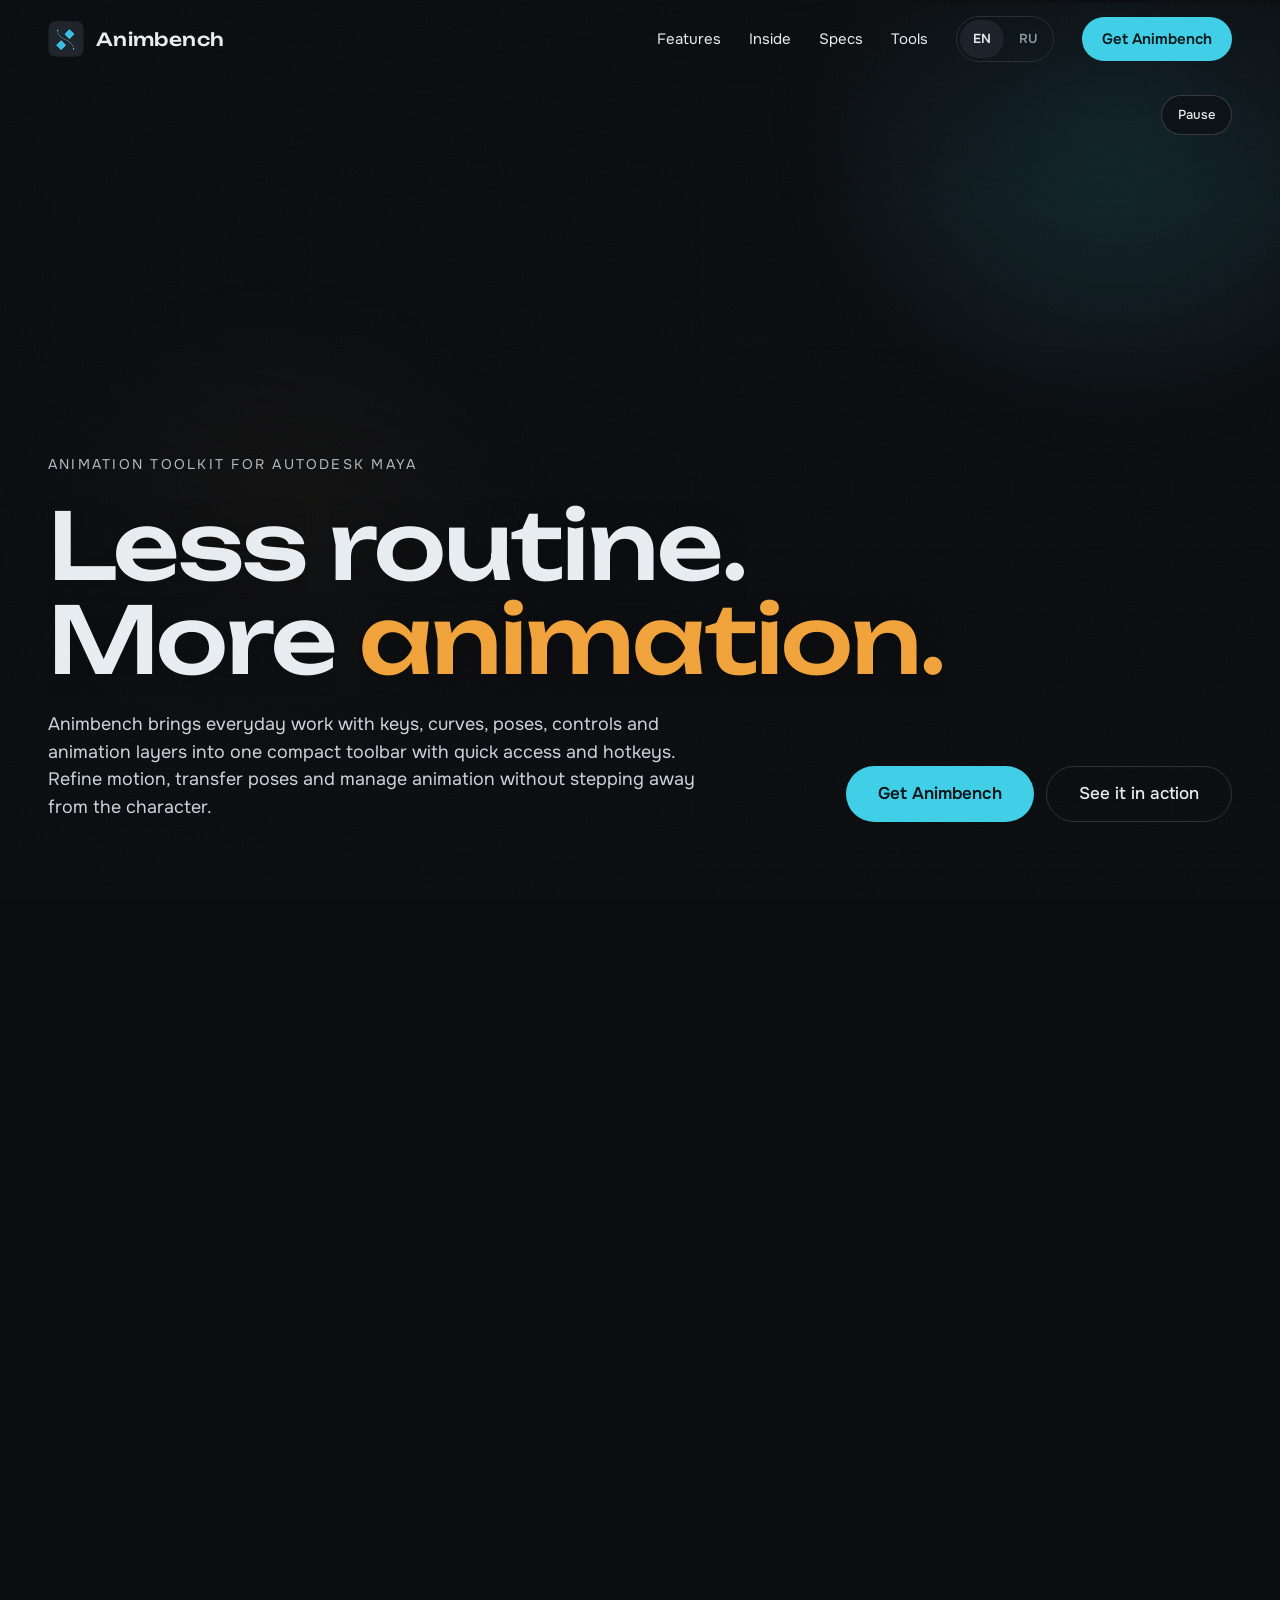
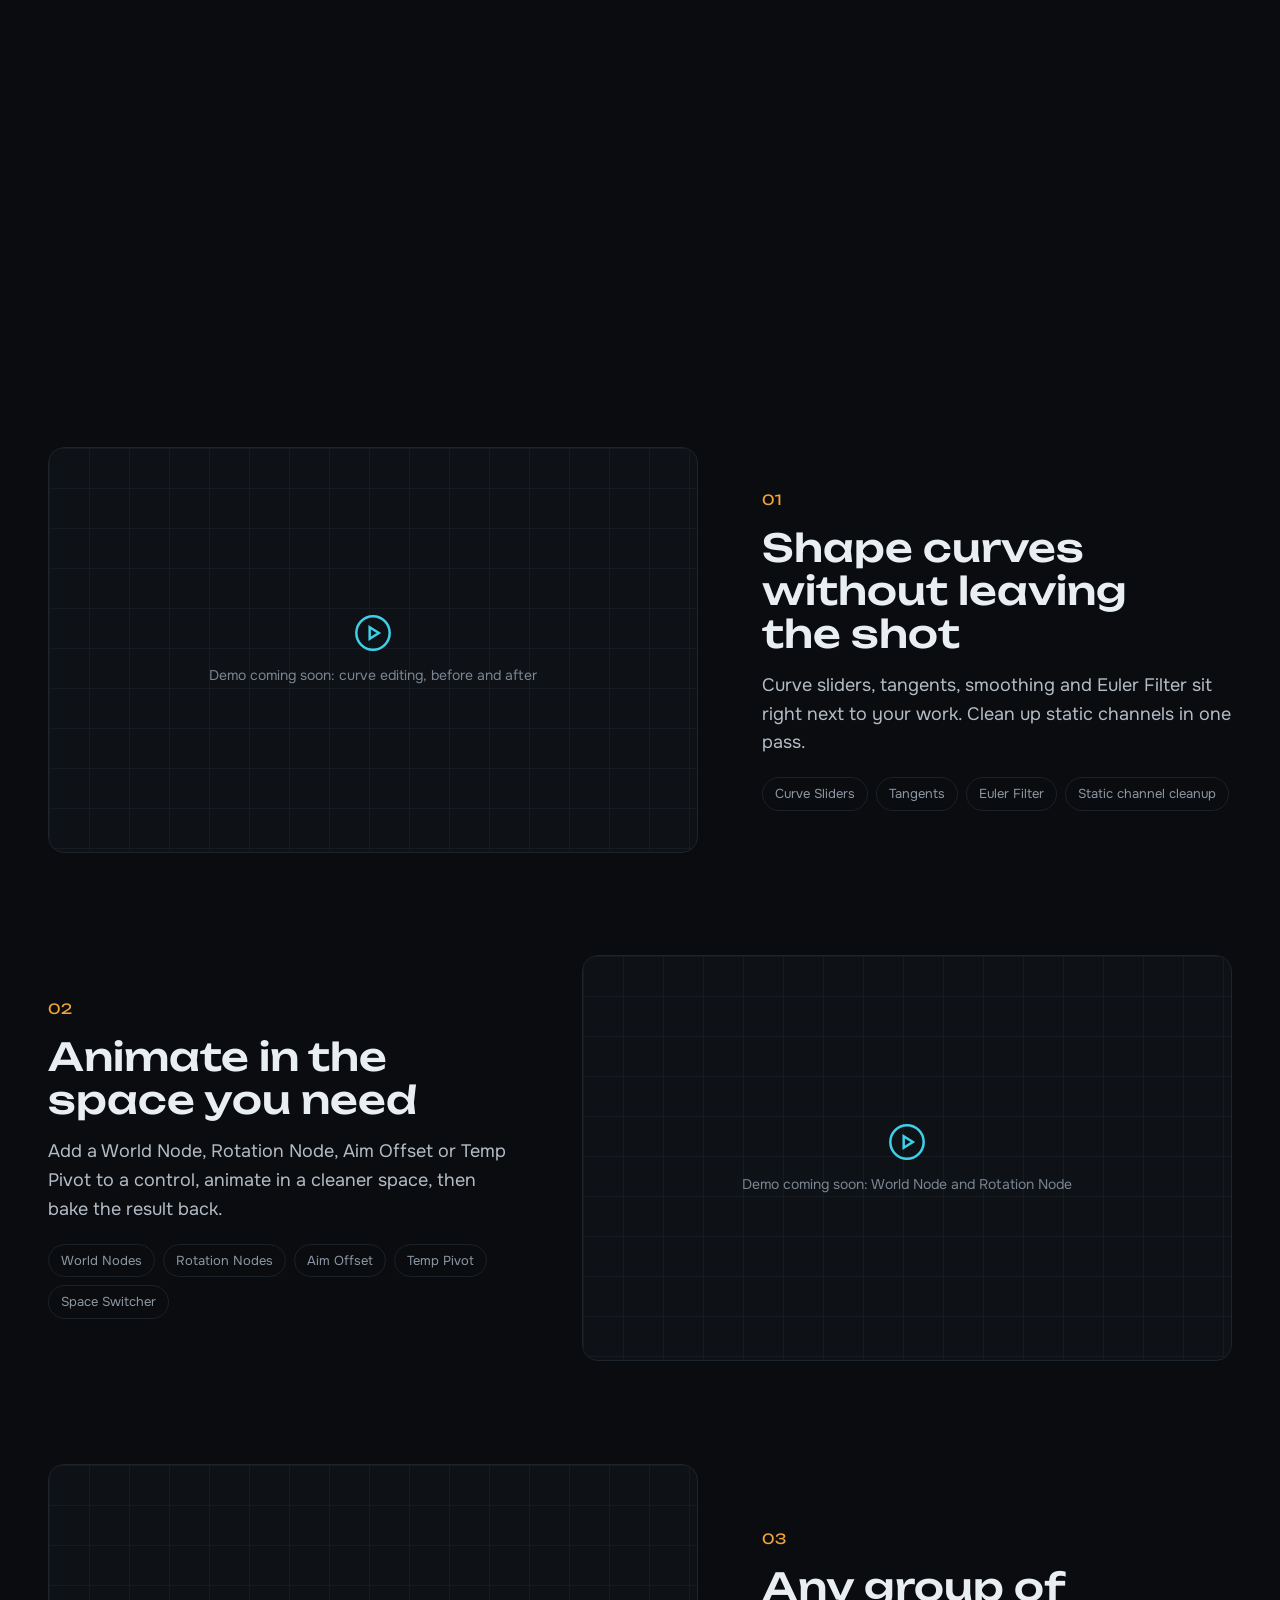
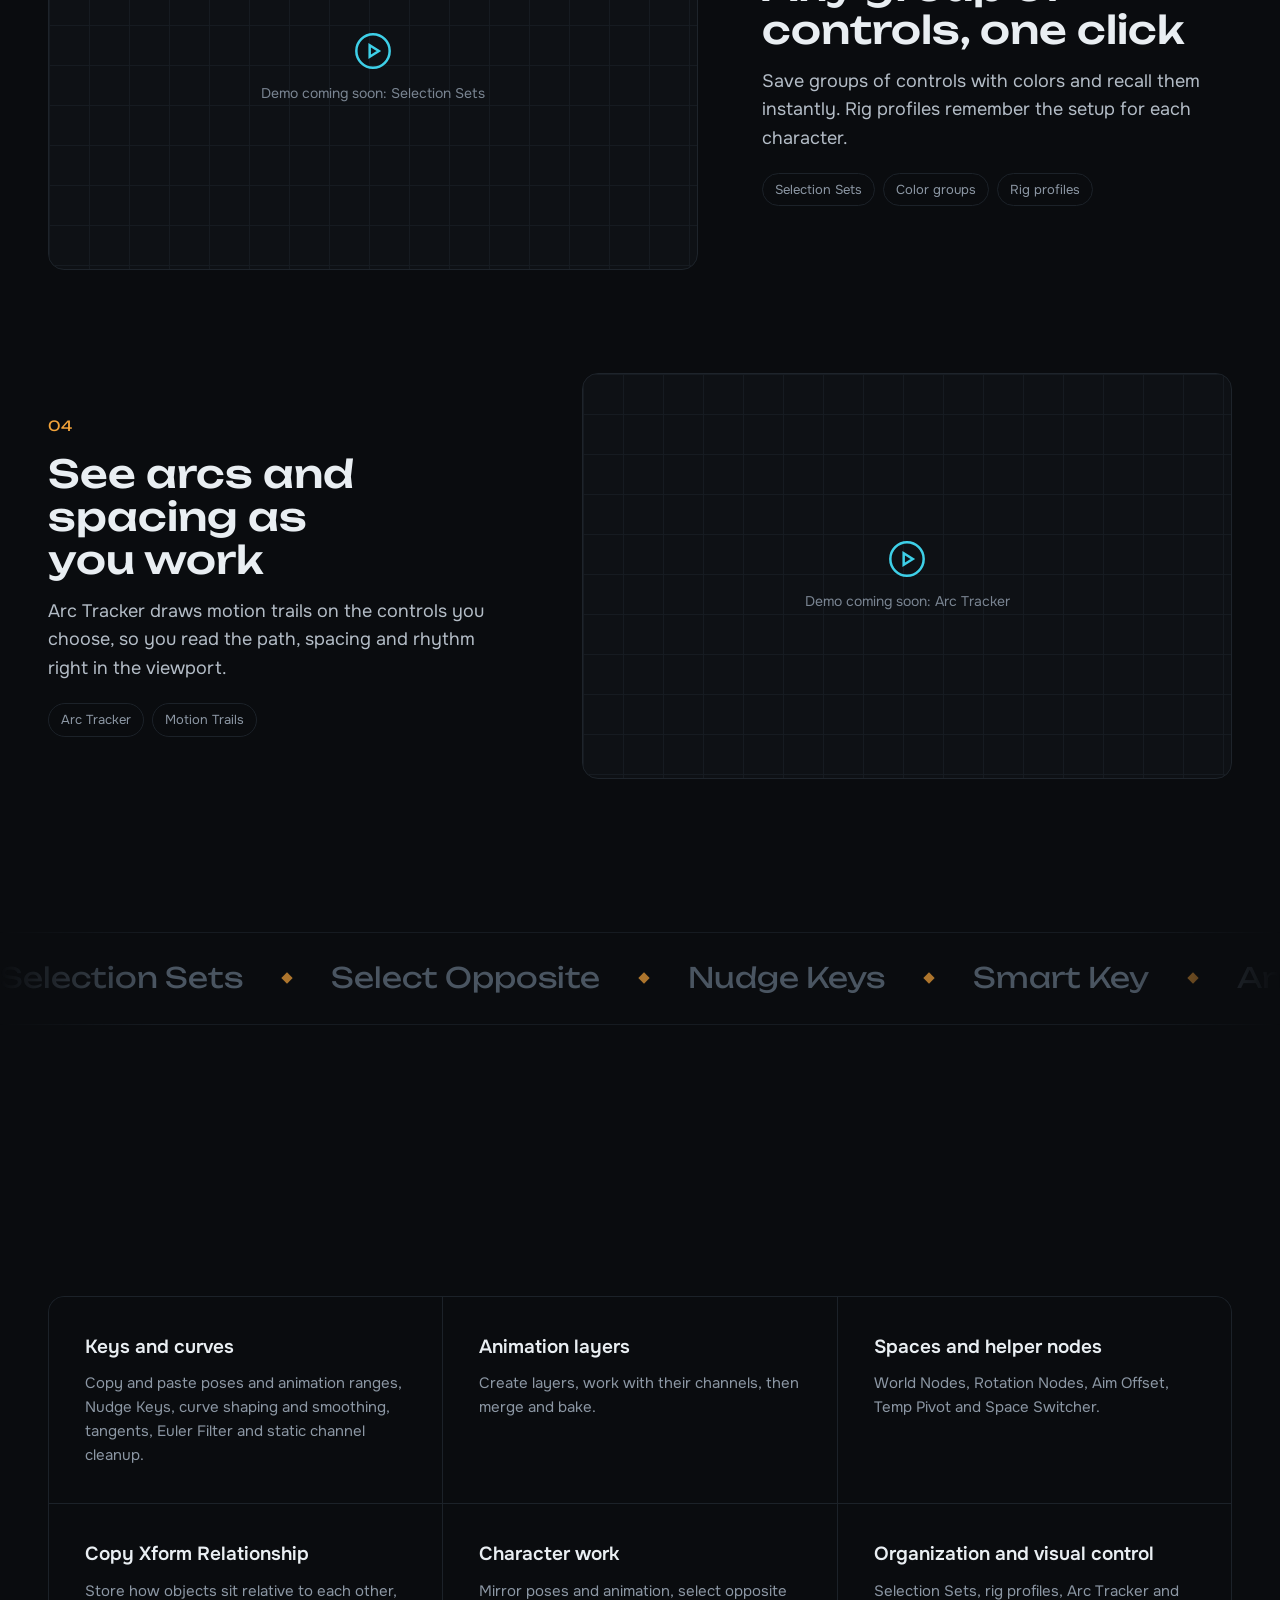
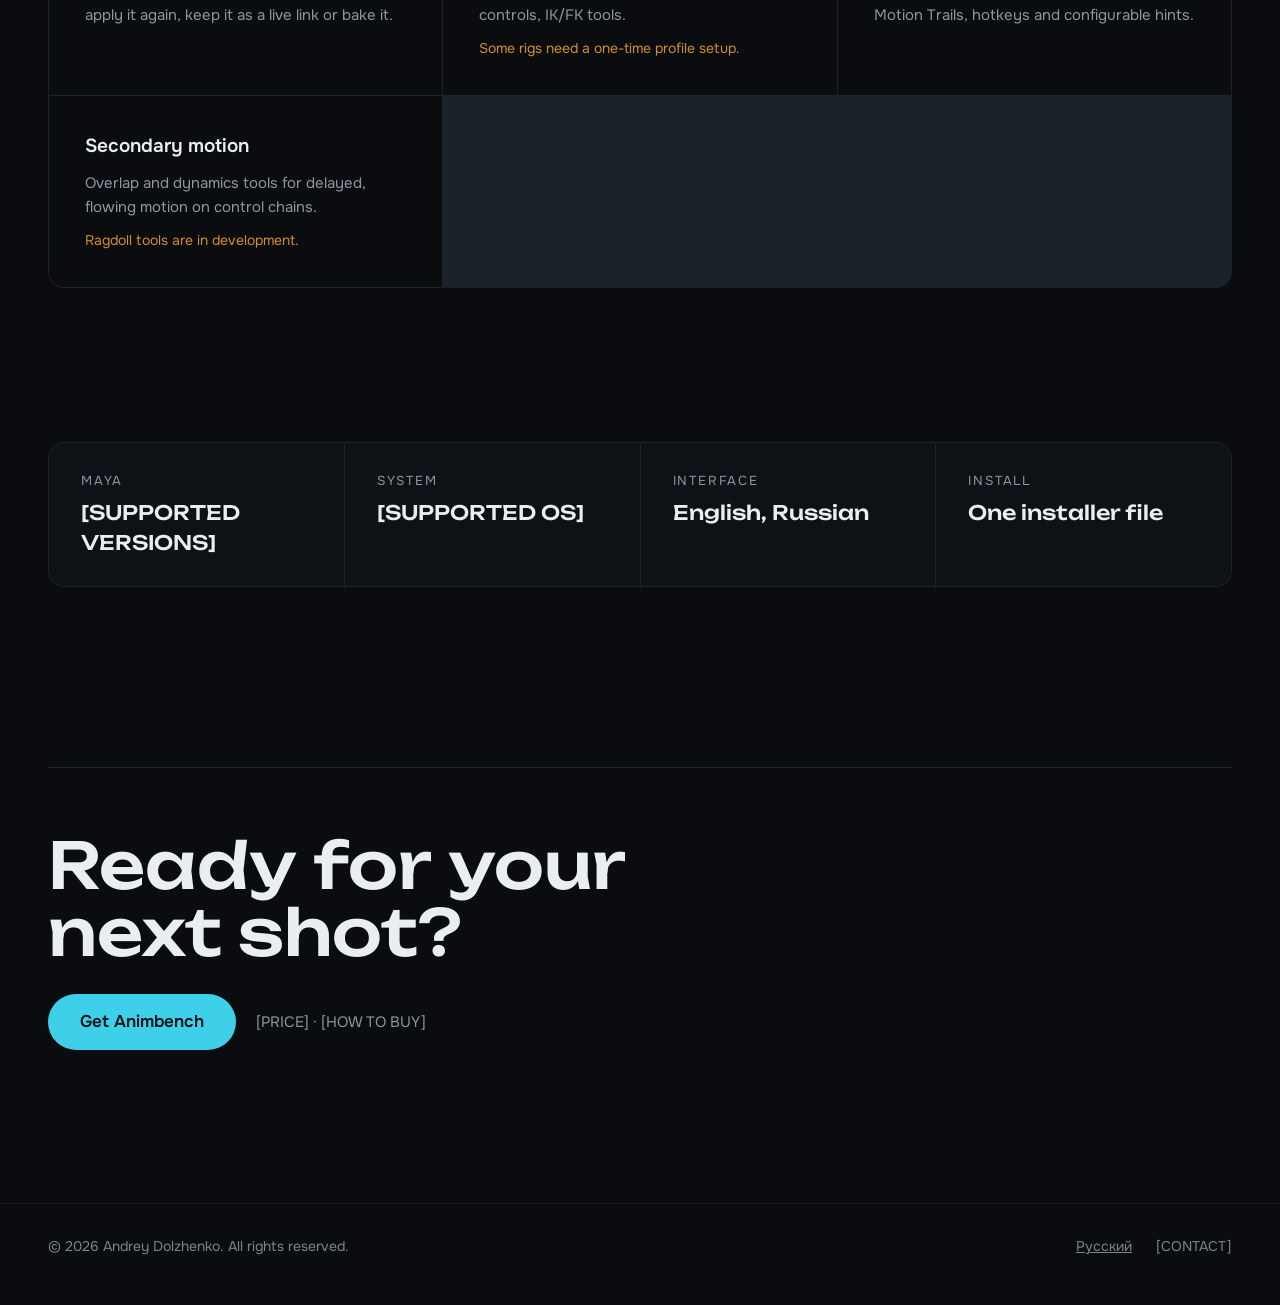
<file: index.html>
<!doctype html>
<html lang="en">
<head>
  <meta charset="utf-8">
  <meta name="viewport" content="width=device-width, initial-scale=1">
  <title>Animbench — animation toolkit for Maya</title>
  <meta name="description" content="Animbench brings keys, curves, poses, controls and animation layers into one compact toolbar for Autodesk Maya.">
  <link rel="alternate" hreflang="en" href="./">
  <link rel="alternate" hreflang="ru" href="ru/">
  <link rel="icon" type="image/png" href="assets/img/favicon-32.png">
  <meta property="og:title" content="Animbench — animation toolkit for Maya">
  <meta property="og:description" content="Less routine. More animation.">
  <meta property="og:type" content="website">
  <script>document.documentElement.classList.add("js")</script>
  <link rel="preload" href="assets/fonts/unbounded-latin.woff2" as="font" type="font/woff2" crossorigin>
  <link rel="stylesheet" href="assets/css/fonts.css">
  <link rel="stylesheet" href="assets/css/style.css">
</head>
<body>
  <a class="skip" href="#main">Skip to content</a>

  <header class="site-header">
    <div class="wrap">
      <a class="brand" href="./">
        <img src="assets/img/logo-64.png" alt="" width="36" height="36">
        <span>Animbench</span>
      </a>
      <nav class="nav" aria-label="Main">
        <a class="nav-link" href="#demos">Features</a>
        <a class="nav-link" href="#inside">Inside</a>
        <a class="nav-link" href="#specs">Specs</a>
        <a class="nav-link" href="tools/">Tools</a>
        <div class="lang" aria-label="Language">
          <span aria-current="true">EN</span>
          <a href="ru/" hreflang="ru" lang="ru">RU</a>
        </div>
        <a class="btn btn-primary" href="#get">Get Animbench</a>
      </nav>
    </div>
  </header>

  <main id="main">
    <div class="ambient" aria-hidden="true"></div>

    <section class="hero-stage">
      <div class="hero-sticky">
        <div class="hero-media">
          <video data-loop data-hero autoplay muted loop playsinline preload="auto" aria-label="A looping walk cycle animated in Maya">
            <source src="assets/video/walk.mov" type="video/mp4">
          </video>
          <div class="hero-shade" aria-hidden="true"></div>
        </div>
        <div class="wrap hero">
          <p class="eyebrow">Animation toolkit for Autodesk Maya</p>
          <h1 data-split>Less routine. More animation.</h1>
          <div class="hero-row">
            <p class="lead">Animbench brings everyday work with keys, curves, poses, controls and animation layers into one compact toolbar with quick access and hotkeys. Refine motion, transfer poses and manage animation without stepping away from the character.</p>
            <div class="actions">
              <a class="btn btn-primary btn-lg" href="#get">Get Animbench</a>
              <a class="btn btn-ghost btn-lg" href="#demos">See it in action</a>
            </div>
          </div>
        </div>
        <button class="clip-toggle" type="button" data-pause="Pause" data-play="Play">Pause</button>
      </div>
    </section>

    <section id="demos" class="wrap section">
      <div class="demos">

        <article class="demo reveal">
          <div class="demo-media">
            <div class="clip">
              <div class="clip-placeholder">
                <svg viewBox="0 0 24 24" fill="none" stroke="currentColor" stroke-width="1.5" aria-hidden="true"><circle cx="12" cy="12" r="10"></circle><path d="M10 8.5v7l5.5-3.5z"></path></svg>
                <span>Demo coming soon: curve editing, before and after</span>
              </div>
            </div>
          </div>
          <div class="demo-text">
            <span class="demo-num">01</span>
            <h3>Shape curves without leaving the shot</h3>
            <p>Curve sliders, tangents, smoothing and Euler Filter sit right next to your work. Clean up static channels in one pass.</p>
            <ul class="demo-tags">
              <li>Curve Sliders</li><li>Tangents</li><li>Euler Filter</li><li>Static channel cleanup</li>
            </ul>
          </div>
        </article>

        <article class="demo reveal">
          <div class="demo-media">
            <div class="clip">
              <div class="clip-placeholder">
                <svg viewBox="0 0 24 24" fill="none" stroke="currentColor" stroke-width="1.5" aria-hidden="true"><circle cx="12" cy="12" r="10"></circle><path d="M10 8.5v7l5.5-3.5z"></path></svg>
                <span>Demo coming soon: World Node and Rotation Node</span>
              </div>
            </div>
          </div>
          <div class="demo-text">
            <span class="demo-num">02</span>
            <h3>Animate in the space you need</h3>
            <p>Add a World Node, Rotation Node, Aim Offset or Temp Pivot to a control, animate in a cleaner space, then bake the result back.</p>
            <ul class="demo-tags">
              <li>World Nodes</li><li>Rotation Nodes</li><li>Aim Offset</li><li>Temp Pivot</li><li>Space Switcher</li>
            </ul>
          </div>
        </article>

        <article class="demo reveal">
          <div class="demo-media">
            <div class="clip">
              <div class="clip-placeholder">
                <svg viewBox="0 0 24 24" fill="none" stroke="currentColor" stroke-width="1.5" aria-hidden="true"><circle cx="12" cy="12" r="10"></circle><path d="M10 8.5v7l5.5-3.5z"></path></svg>
                <span>Demo coming soon: Selection Sets</span>
              </div>
            </div>
          </div>
          <div class="demo-text">
            <span class="demo-num">03</span>
            <h3>Any group of controls, one click</h3>
            <p>Save groups of controls with colors and recall them instantly. Rig profiles remember the setup for each character.</p>
            <ul class="demo-tags">
              <li>Selection Sets</li><li>Color groups</li><li>Rig profiles</li>
            </ul>
          </div>
        </article>

        <article class="demo reveal">
          <div class="demo-media">
            <div class="clip">
              <div class="clip-placeholder">
                <svg viewBox="0 0 24 24" fill="none" stroke="currentColor" stroke-width="1.5" aria-hidden="true"><circle cx="12" cy="12" r="10"></circle><path d="M10 8.5v7l5.5-3.5z"></path></svg>
                <span>Demo coming soon: Arc Tracker</span>
              </div>
            </div>
          </div>
          <div class="demo-text">
            <span class="demo-num">04</span>
            <h3>See arcs and spacing as you work</h3>
            <p>Arc Tracker draws motion trails on the controls you choose, so you read the path, spacing and rhythm right in the viewport.</p>
            <ul class="demo-tags">
              <li>Arc Tracker</li><li>Motion Trails</li>
            </ul>
          </div>
        </article>

      </div>
    </section>

    <div class="marquee" aria-hidden="true">
      <div class="marquee-track"><span>Selection Sets</span><span>Select Opposite</span><span>Nudge Keys</span><span>Smart Key</span><span>Animation Layers</span><span>Animation Clipboard</span><span>Mirror Animation</span><span>IK/FK Matcher</span><span>World Nodes</span><span>Tangent Tools</span><span>Curve Sliders</span><span>Arc Tracker</span><span>Smart Euler Filter</span><span>Overlap Dynamics</span><span>Space Switcher</span><span>Xform Relationship</span><span>Hierarchy &amp; Align</span><span>Reset Pose</span><span>Rotation Nodes</span><span>Temp Pivot</span></div>
    </div>

    <section id="inside" class="wrap section">
      <div class="section-head reveal">
        <h2>What's inside</h2>
        <p>Every tool has a guide card inside Maya, so you learn it where you use it.</p>
        <a class="btn btn-ghost" href="tools/">All tools →</a>
      </div>
      <div class="groups reveal">
        <div class="group">
          <h3>Keys and curves</h3>
          <p>Copy and paste poses and animation ranges, Nudge Keys, curve shaping and smoothing, tangents, Euler Filter and static channel cleanup.</p>
        </div>
        <div class="group">
          <h3>Animation layers</h3>
          <p>Create layers, work with their channels, then merge and bake.</p>
        </div>
        <div class="group">
          <h3>Spaces and helper nodes</h3>
          <p>World Nodes, Rotation Nodes, Aim Offset, Temp Pivot and Space Switcher.</p>
        </div>
        <div class="group">
          <h3>Copy Xform Relationship</h3>
          <p>Store how objects sit relative to each other, apply it again, keep it as a live link or bake it.</p>
        </div>
        <div class="group">
          <h3>Character work</h3>
          <p>Mirror poses and animation, select opposite controls, IK/FK tools.</p>
          <p class="note">Some rigs need a one-time profile setup.</p>
        </div>
        <div class="group">
          <h3>Organization and visual control</h3>
          <p>Selection Sets, rig profiles, Arc Tracker and Motion Trails, hotkeys and configurable hints.</p>
        </div>
        <div class="group">
          <h3>Secondary motion</h3>
          <p>Overlap and dynamics tools for delayed, flowing motion on control chains.</p>
          <p class="note">Ragdoll tools are in development.</p>
        </div>
      </div>
    </section>

    <section id="specs" class="wrap section">
      <dl class="specs reveal">
        <div class="spec"><dt>Maya</dt><dd>[SUPPORTED VERSIONS]</dd></div>
        <div class="spec"><dt>System</dt><dd>[SUPPORTED OS]</dd></div>
        <div class="spec"><dt>Interface</dt><dd>English, Russian</dd></div>
        <div class="spec"><dt>Install</dt><dd>One installer file</dd></div>
      </dl>
    </section>

    <section id="get" class="wrap cta">
      <div class="cta-inner reveal">
        <h2 data-split>Ready for your next shot?</h2>
        <div class="cta-row">
          <a class="btn btn-primary btn-lg" href="#get">Get Animbench</a>
          <span class="cta-meta">[PRICE] · [HOW TO BUY]</span>
        </div>
      </div>
    </section>
  </main>

  <footer class="site-footer">
    <div class="wrap">
      <span>© 2026 Andrey Dolzhenko. All rights reserved.</span>
      <nav aria-label="Footer">
        <a href="ru/" hreflang="ru" lang="ru">Русский</a>
        <span>[CONTACT]</span>
      </nav>
    </div>
  </footer>

  <script src="assets/js/main.js"></script>
</body>
</html>
</file>
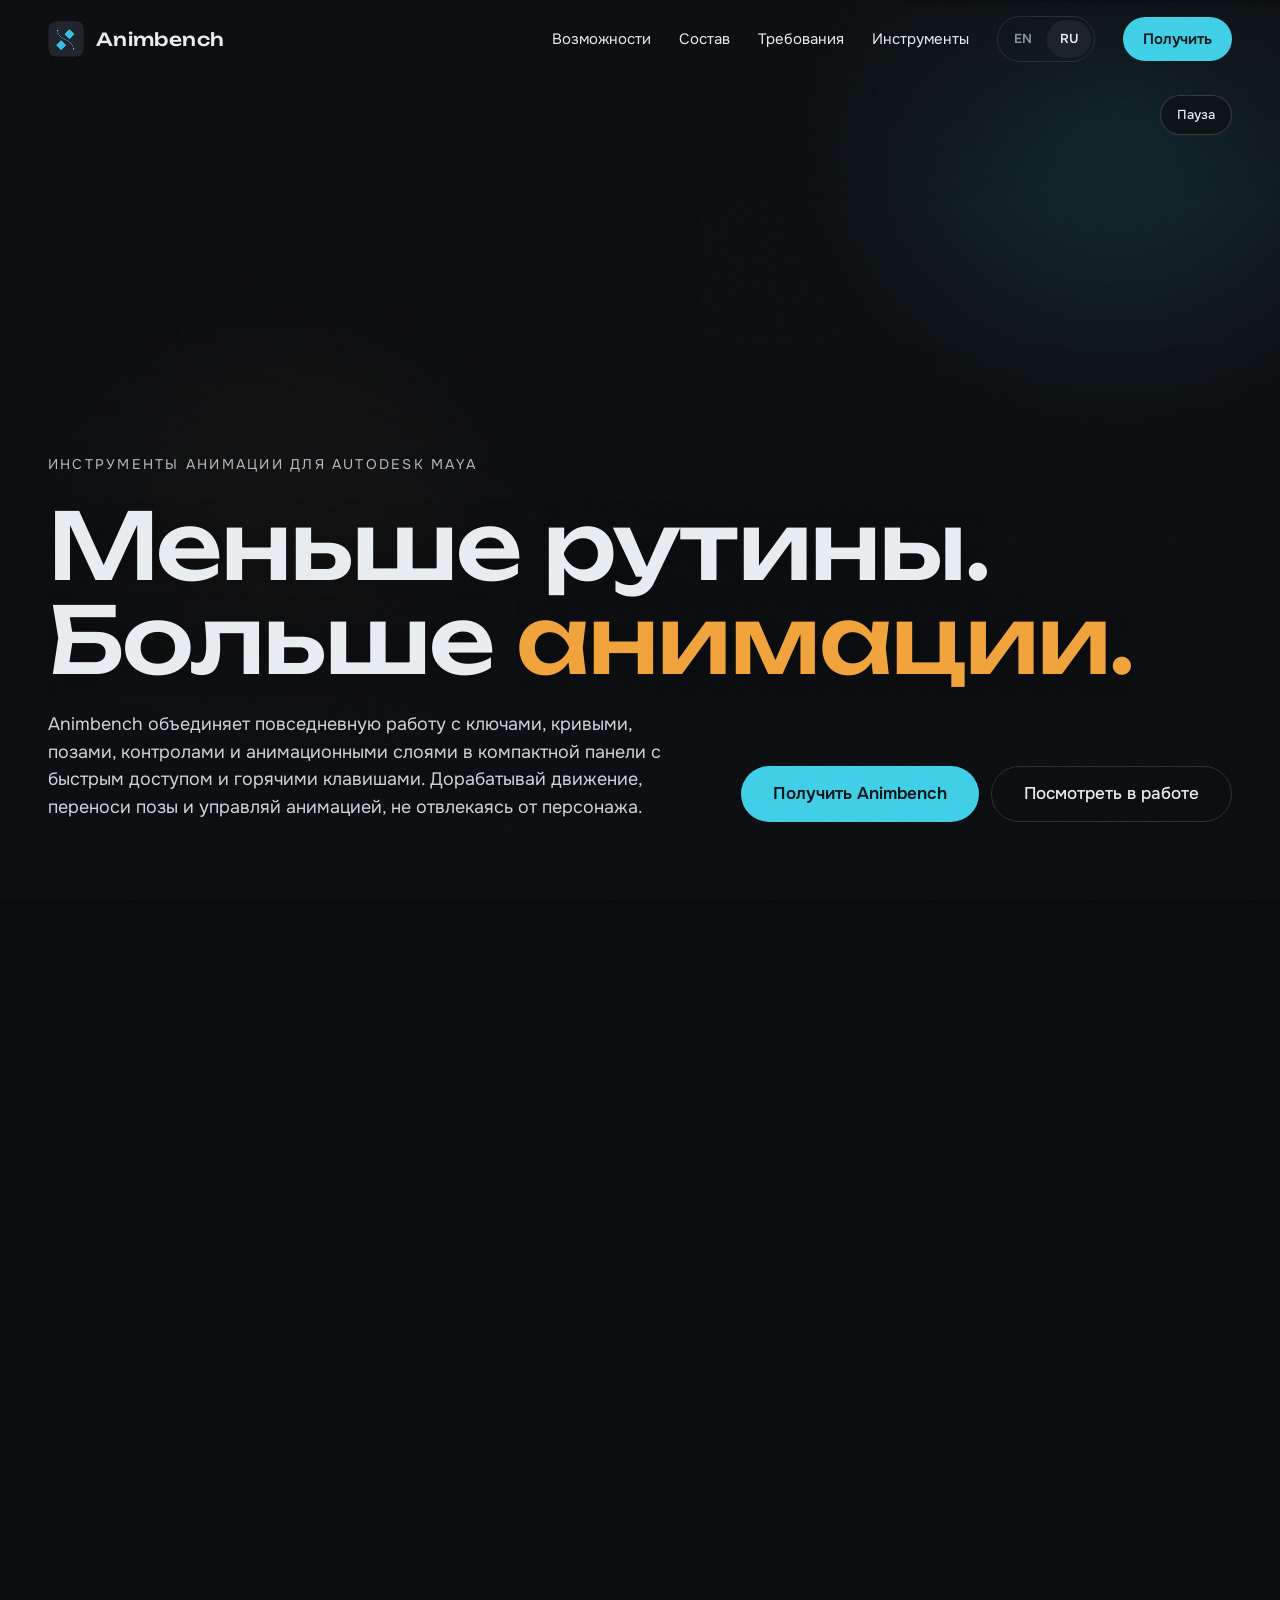
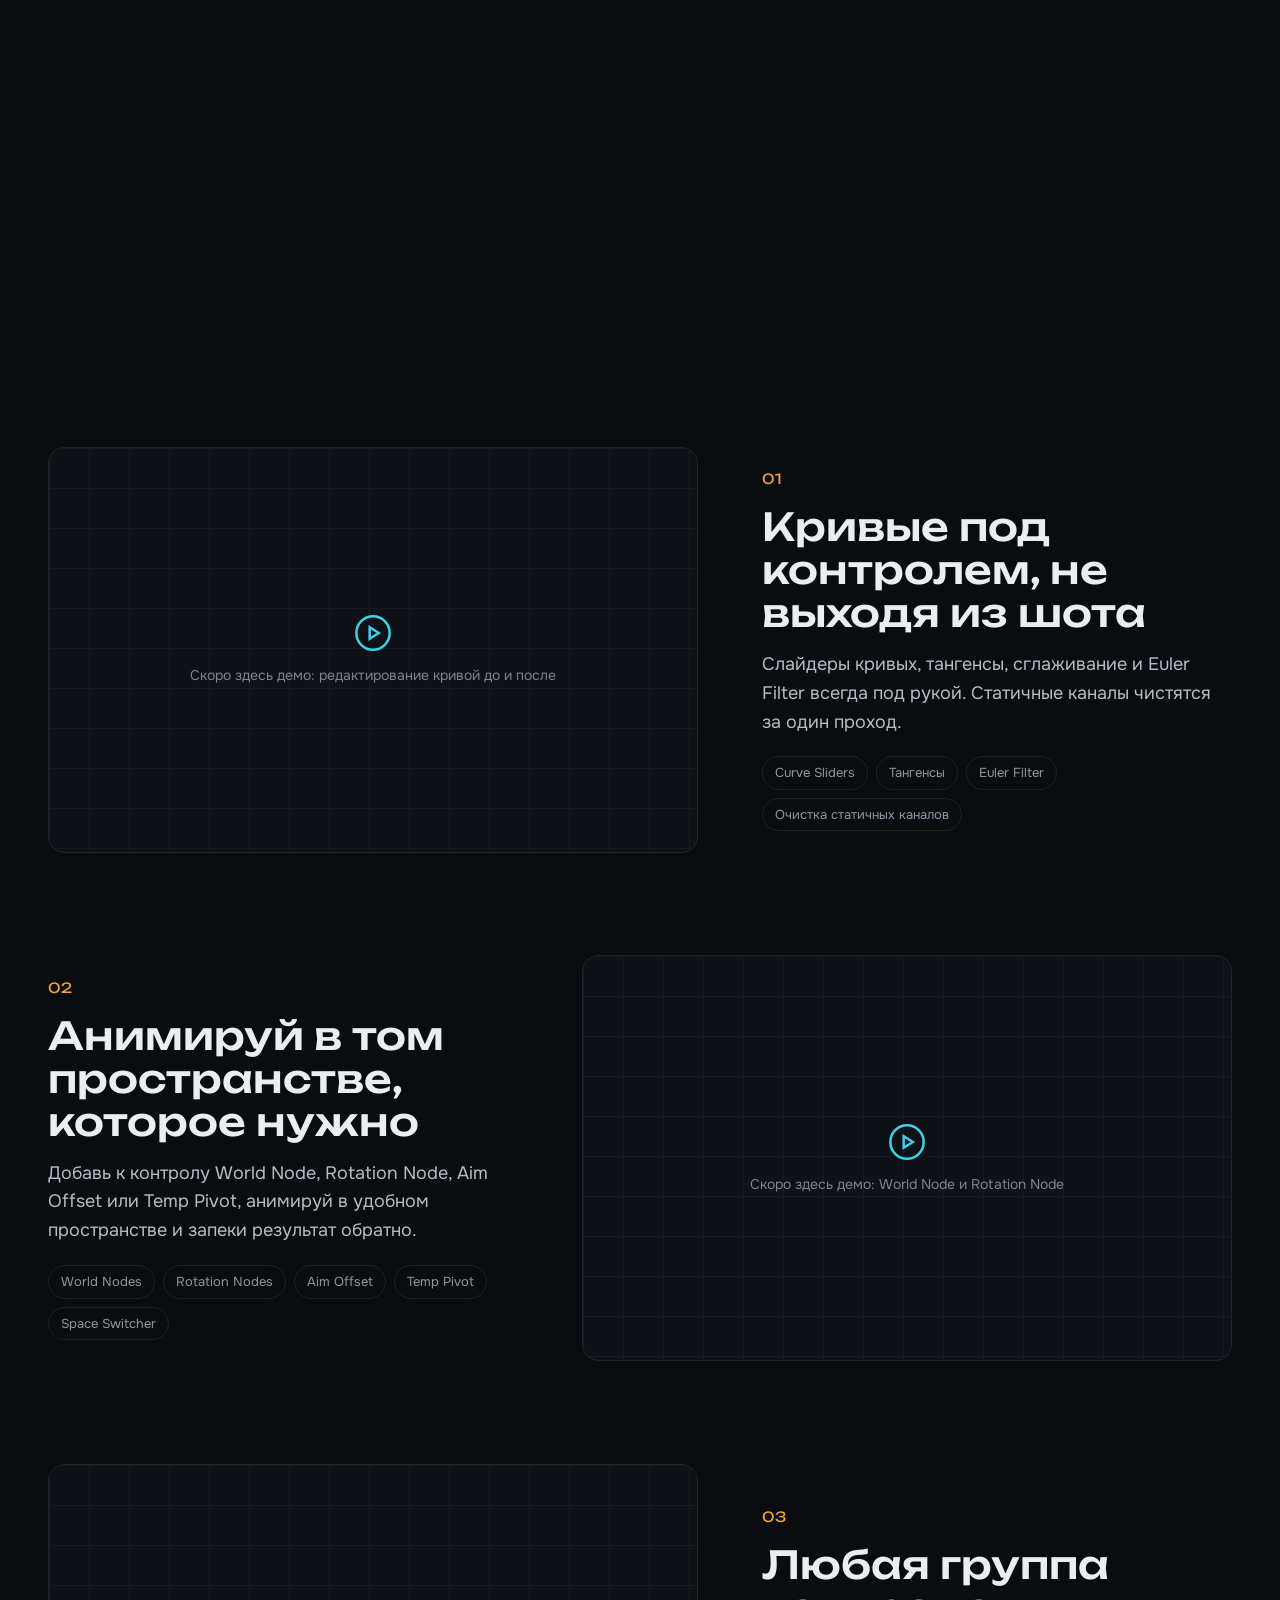
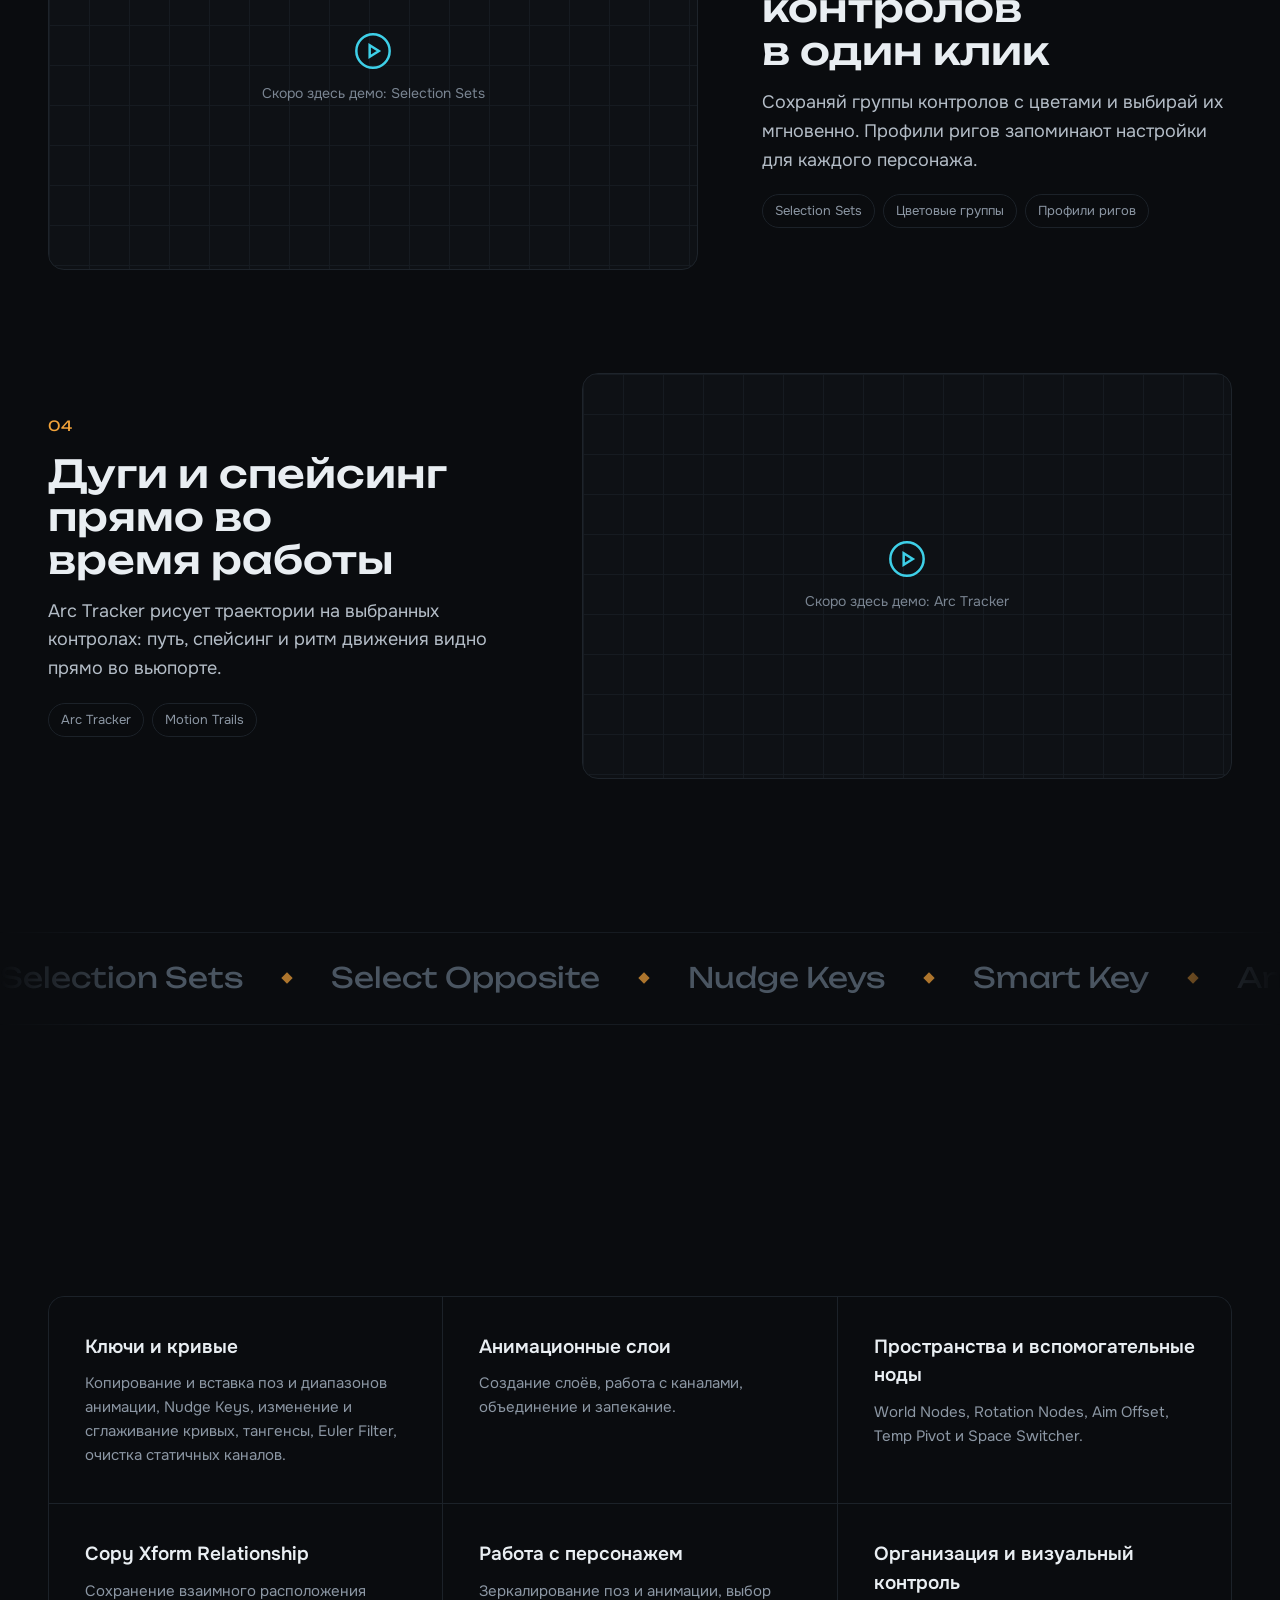
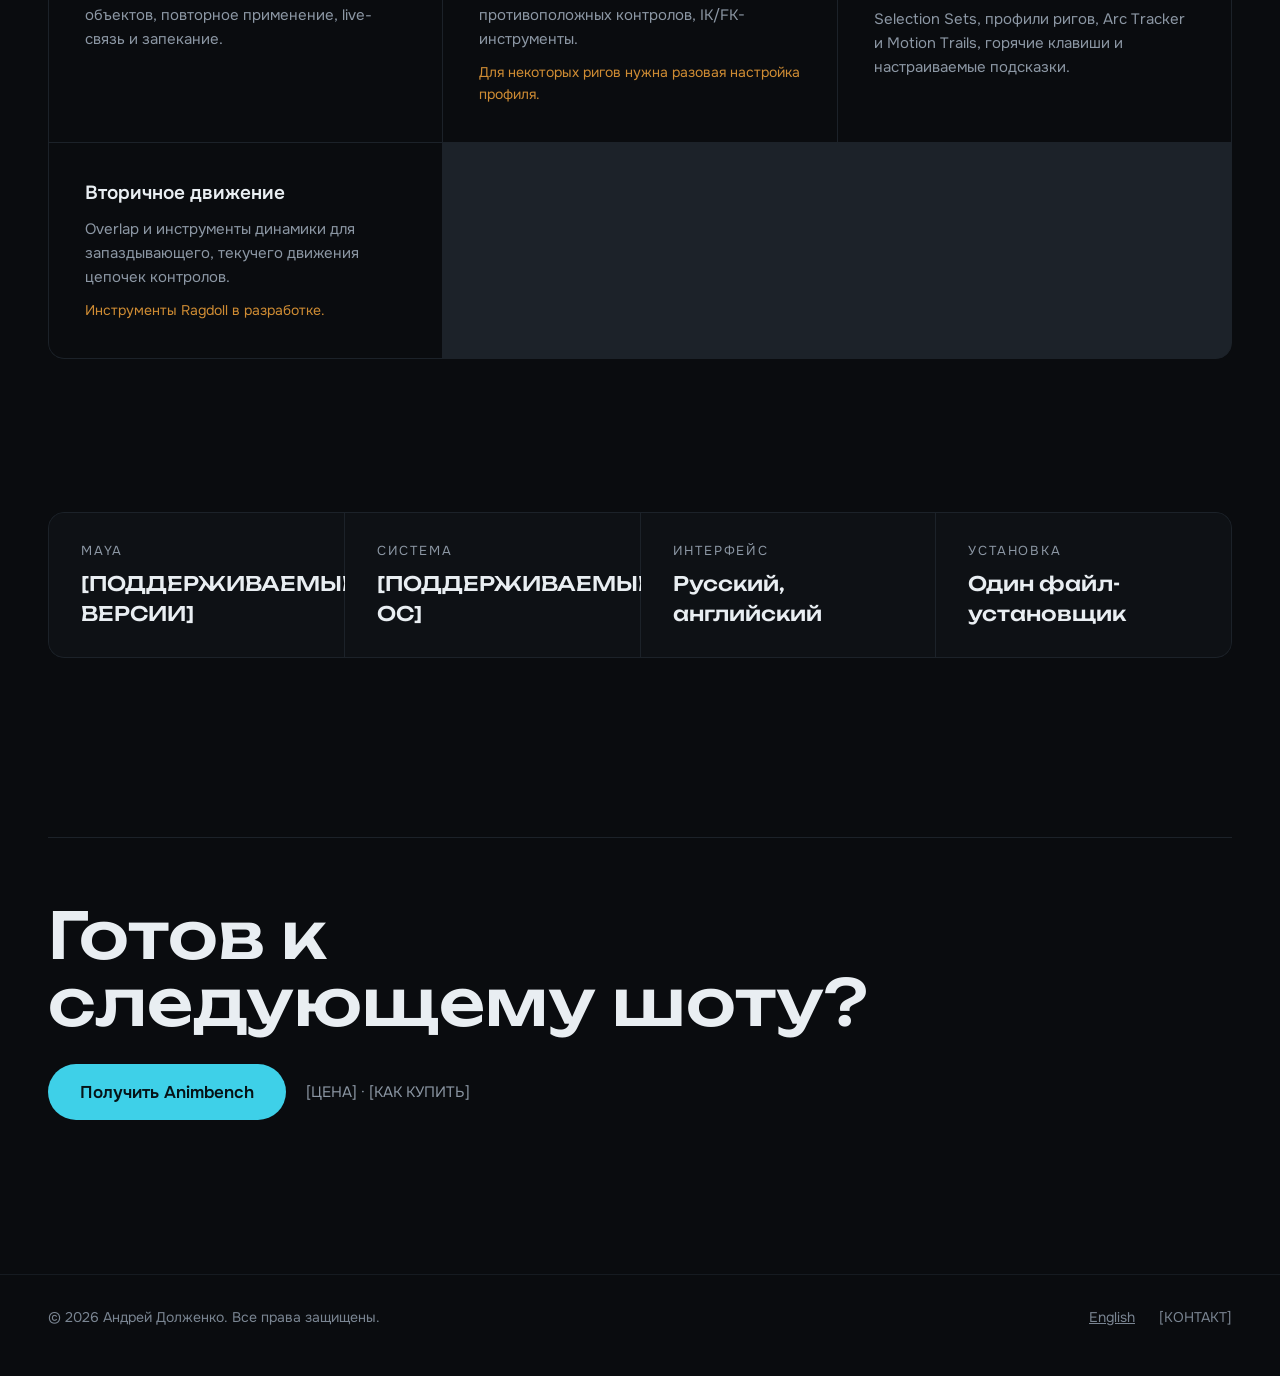
<file: ru/index.html>
<!doctype html>
<html lang="ru">
<head>
  <meta charset="utf-8">
  <meta name="viewport" content="width=device-width, initial-scale=1">
  <title>Animbench — инструменты анимации для Maya</title>
  <meta name="description" content="Animbench объединяет работу с ключами, кривыми, позами, контролами и анимационными слоями в одной компактной панели для Autodesk Maya.">
  <link rel="alternate" hreflang="en" href="../">
  <link rel="alternate" hreflang="ru" href="./">
  <link rel="icon" type="image/png" href="../assets/img/favicon-32.png">
  <meta property="og:title" content="Animbench — инструменты анимации для Maya">
  <meta property="og:description" content="Меньше рутины. Больше анимации.">
  <meta property="og:type" content="website">
  <script>document.documentElement.classList.add("js")</script>
  <link rel="preload" href="../assets/fonts/unbounded-latin.woff2" as="font" type="font/woff2" crossorigin>
  <link rel="stylesheet" href="../assets/css/fonts.css">
  <link rel="stylesheet" href="../assets/css/style.css">
</head>
<body>
  <a class="skip" href="#main">К содержимому</a>

  <header class="site-header">
    <div class="wrap">
      <a class="brand" href="./">
        <img src="../assets/img/logo-64.png" alt="" width="36" height="36">
        <span>Animbench</span>
      </a>
      <nav class="nav" aria-label="Основное меню">
        <a class="nav-link" href="#demos">Возможности</a>
        <a class="nav-link" href="#inside">Состав</a>
        <a class="nav-link" href="#specs">Требования</a>
        <a class="nav-link" href="tools/">Инструменты</a>
        <div class="lang" aria-label="Язык">
          <a href="../" hreflang="en" lang="en">EN</a>
          <span aria-current="true">RU</span>
        </div>
        <a class="btn btn-primary" href="#get">Получить</a>
      </nav>
    </div>
  </header>

  <main id="main">
    <div class="ambient" aria-hidden="true"></div>

    <section class="hero-stage">
      <div class="hero-sticky">
        <div class="hero-media">
          <video data-loop data-hero autoplay muted loop playsinline preload="auto" aria-label="Зацикленная анимация походки в Maya">
            <source src="../assets/video/walk.mov" type="video/mp4">
          </video>
          <div class="hero-shade" aria-hidden="true"></div>
        </div>
        <div class="wrap hero">
          <p class="eyebrow">Инструменты анимации для Autodesk Maya</p>
          <h1 data-split>Меньше рутины. Больше анимации.</h1>
          <div class="hero-row">
            <p class="lead">Animbench объединяет повседневную работу с ключами, кривыми, позами, контролами и анимационными слоями в компактной панели с быстрым доступом и горячими клавишами. Дорабатывай движение, переноси позы и управляй анимацией, не отвлекаясь от персонажа.</p>
            <div class="actions">
              <a class="btn btn-primary btn-lg" href="#get">Получить Animbench</a>
              <a class="btn btn-ghost btn-lg" href="#demos">Посмотреть в работе</a>
            </div>
          </div>
        </div>
        <button class="clip-toggle" type="button" data-pause="Пауза" data-play="Пуск">Пауза</button>
      </div>
    </section>

    <section id="demos" class="wrap section">
      <div class="demos">

        <article class="demo reveal">
          <div class="demo-media">
            <div class="clip">
              <div class="clip-placeholder">
                <svg viewBox="0 0 24 24" fill="none" stroke="currentColor" stroke-width="1.5" aria-hidden="true"><circle cx="12" cy="12" r="10"></circle><path d="M10 8.5v7l5.5-3.5z"></path></svg>
                <span>Скоро здесь демо: редактирование кривой до и после</span>
              </div>
            </div>
          </div>
          <div class="demo-text">
            <span class="demo-num">01</span>
            <h3>Кривые под контролем, не выходя из шота</h3>
            <p>Слайдеры кривых, тангенсы, сглаживание и Euler Filter всегда под рукой. Статичные каналы чистятся за один проход.</p>
            <ul class="demo-tags">
              <li>Curve Sliders</li><li>Тангенсы</li><li>Euler Filter</li><li>Очистка статичных каналов</li>
            </ul>
          </div>
        </article>

        <article class="demo reveal">
          <div class="demo-media">
            <div class="clip">
              <div class="clip-placeholder">
                <svg viewBox="0 0 24 24" fill="none" stroke="currentColor" stroke-width="1.5" aria-hidden="true"><circle cx="12" cy="12" r="10"></circle><path d="M10 8.5v7l5.5-3.5z"></path></svg>
                <span>Скоро здесь демо: World Node и Rotation Node</span>
              </div>
            </div>
          </div>
          <div class="demo-text">
            <span class="demo-num">02</span>
            <h3>Анимируй в том пространстве, которое нужно</h3>
            <p>Добавь к контролу World Node, Rotation Node, Aim Offset или Temp Pivot, анимируй в удобном пространстве и запеки результат обратно.</p>
            <ul class="demo-tags">
              <li>World Nodes</li><li>Rotation Nodes</li><li>Aim Offset</li><li>Temp Pivot</li><li>Space Switcher</li>
            </ul>
          </div>
        </article>

        <article class="demo reveal">
          <div class="demo-media">
            <div class="clip">
              <div class="clip-placeholder">
                <svg viewBox="0 0 24 24" fill="none" stroke="currentColor" stroke-width="1.5" aria-hidden="true"><circle cx="12" cy="12" r="10"></circle><path d="M10 8.5v7l5.5-3.5z"></path></svg>
                <span>Скоро здесь демо: Selection Sets</span>
              </div>
            </div>
          </div>
          <div class="demo-text">
            <span class="demo-num">03</span>
            <h3>Любая группа контролов в один клик</h3>
            <p>Сохраняй группы контролов с цветами и выбирай их мгновенно. Профили ригов запоминают настройки для каждого персонажа.</p>
            <ul class="demo-tags">
              <li>Selection Sets</li><li>Цветовые группы</li><li>Профили ригов</li>
            </ul>
          </div>
        </article>

        <article class="demo reveal">
          <div class="demo-media">
            <div class="clip">
              <div class="clip-placeholder">
                <svg viewBox="0 0 24 24" fill="none" stroke="currentColor" stroke-width="1.5" aria-hidden="true"><circle cx="12" cy="12" r="10"></circle><path d="M10 8.5v7l5.5-3.5z"></path></svg>
                <span>Скоро здесь демо: Arc Tracker</span>
              </div>
            </div>
          </div>
          <div class="demo-text">
            <span class="demo-num">04</span>
            <h3>Дуги и спейсинг прямо во время работы</h3>
            <p>Arc Tracker рисует траектории на выбранных контролах: путь, спейсинг и ритм движения видно прямо во вьюпорте.</p>
            <ul class="demo-tags">
              <li>Arc Tracker</li><li>Motion Trails</li>
            </ul>
          </div>
        </article>

      </div>
    </section>

    <div class="marquee" aria-hidden="true">
      <div class="marquee-track"><span>Selection Sets</span><span>Select Opposite</span><span>Nudge Keys</span><span>Smart Key</span><span>Animation Layers</span><span>Animation Clipboard</span><span>Mirror Animation</span><span>IK/FK Matcher</span><span>World Nodes</span><span>Tangent Tools</span><span>Curve Sliders</span><span>Arc Tracker</span><span>Smart Euler Filter</span><span>Overlap Dynamics</span><span>Space Switcher</span><span>Xform Relationship</span><span>Hierarchy &amp; Align</span><span>Reset Pose</span><span>Rotation Nodes</span><span>Temp Pivot</span></div>
    </div>

    <section id="inside" class="wrap section">
      <div class="section-head reveal">
        <h2>Что внутри</h2>
        <p>У каждого инструмента есть карточка-подсказка прямо в Maya: учишься там же, где работаешь.</p>
        <a class="btn btn-ghost" href="tools/">Все инструменты →</a>
      </div>
      <div class="groups reveal">
        <div class="group">
          <h3>Ключи и кривые</h3>
          <p>Копирование и вставка поз и диапазонов анимации, Nudge Keys, изменение и сглаживание кривых, тангенсы, Euler Filter, очистка статичных каналов.</p>
        </div>
        <div class="group">
          <h3>Анимационные слои</h3>
          <p>Создание слоёв, работа с каналами, объединение и запекание.</p>
        </div>
        <div class="group">
          <h3>Пространства и вспомогательные ноды</h3>
          <p>World Nodes, Rotation Nodes, Aim Offset, Temp Pivot и Space Switcher.</p>
        </div>
        <div class="group">
          <h3>Copy Xform Relationship</h3>
          <p>Сохранение взаимного расположения объектов, повторное применение, live-связь и запекание.</p>
        </div>
        <div class="group">
          <h3>Работа с персонажем</h3>
          <p>Зеркалирование поз и анимации, выбор противоположных контролов, IK/FK-инструменты.</p>
          <p class="note">Для некоторых ригов нужна разовая настройка профиля.</p>
        </div>
        <div class="group">
          <h3>Организация и визуальный контроль</h3>
          <p>Selection Sets, профили ригов, Arc Tracker и Motion Trails, горячие клавиши и настраиваемые подсказки.</p>
        </div>
        <div class="group">
          <h3>Вторичное движение</h3>
          <p>Overlap и инструменты динамики для запаздывающего, текучего движения цепочек контролов.</p>
          <p class="note">Инструменты Ragdoll в разработке.</p>
        </div>
      </div>
    </section>

    <section id="specs" class="wrap section">
      <dl class="specs reveal">
        <div class="spec"><dt>Maya</dt><dd>[ПОДДЕРЖИВАЕМЫЕ ВЕРСИИ]</dd></div>
        <div class="spec"><dt>Система</dt><dd>[ПОДДЕРЖИВАЕМЫЕ ОС]</dd></div>
        <div class="spec"><dt>Интерфейс</dt><dd>Русский, английский</dd></div>
        <div class="spec"><dt>Установка</dt><dd>Один файл-установщик</dd></div>
      </dl>
    </section>

    <section id="get" class="wrap cta">
      <div class="cta-inner reveal">
        <h2 data-split>Готов к следующему шоту?</h2>
        <div class="cta-row">
          <a class="btn btn-primary btn-lg" href="#get">Получить Animbench</a>
          <span class="cta-meta">[ЦЕНА] · [КАК КУПИТЬ]</span>
        </div>
      </div>
    </section>
  </main>

  <footer class="site-footer">
    <div class="wrap">
      <span>© 2026 Андрей Долженко. Все права защищены.</span>
      <nav aria-label="Нижнее меню">
        <a href="../" hreflang="en" lang="en">English</a>
        <span>[КОНТАКТ]</span>
      </nav>
    </div>
  </footer>

  <script src="../assets/js/main.js"></script>
</body>
</html>
</file>
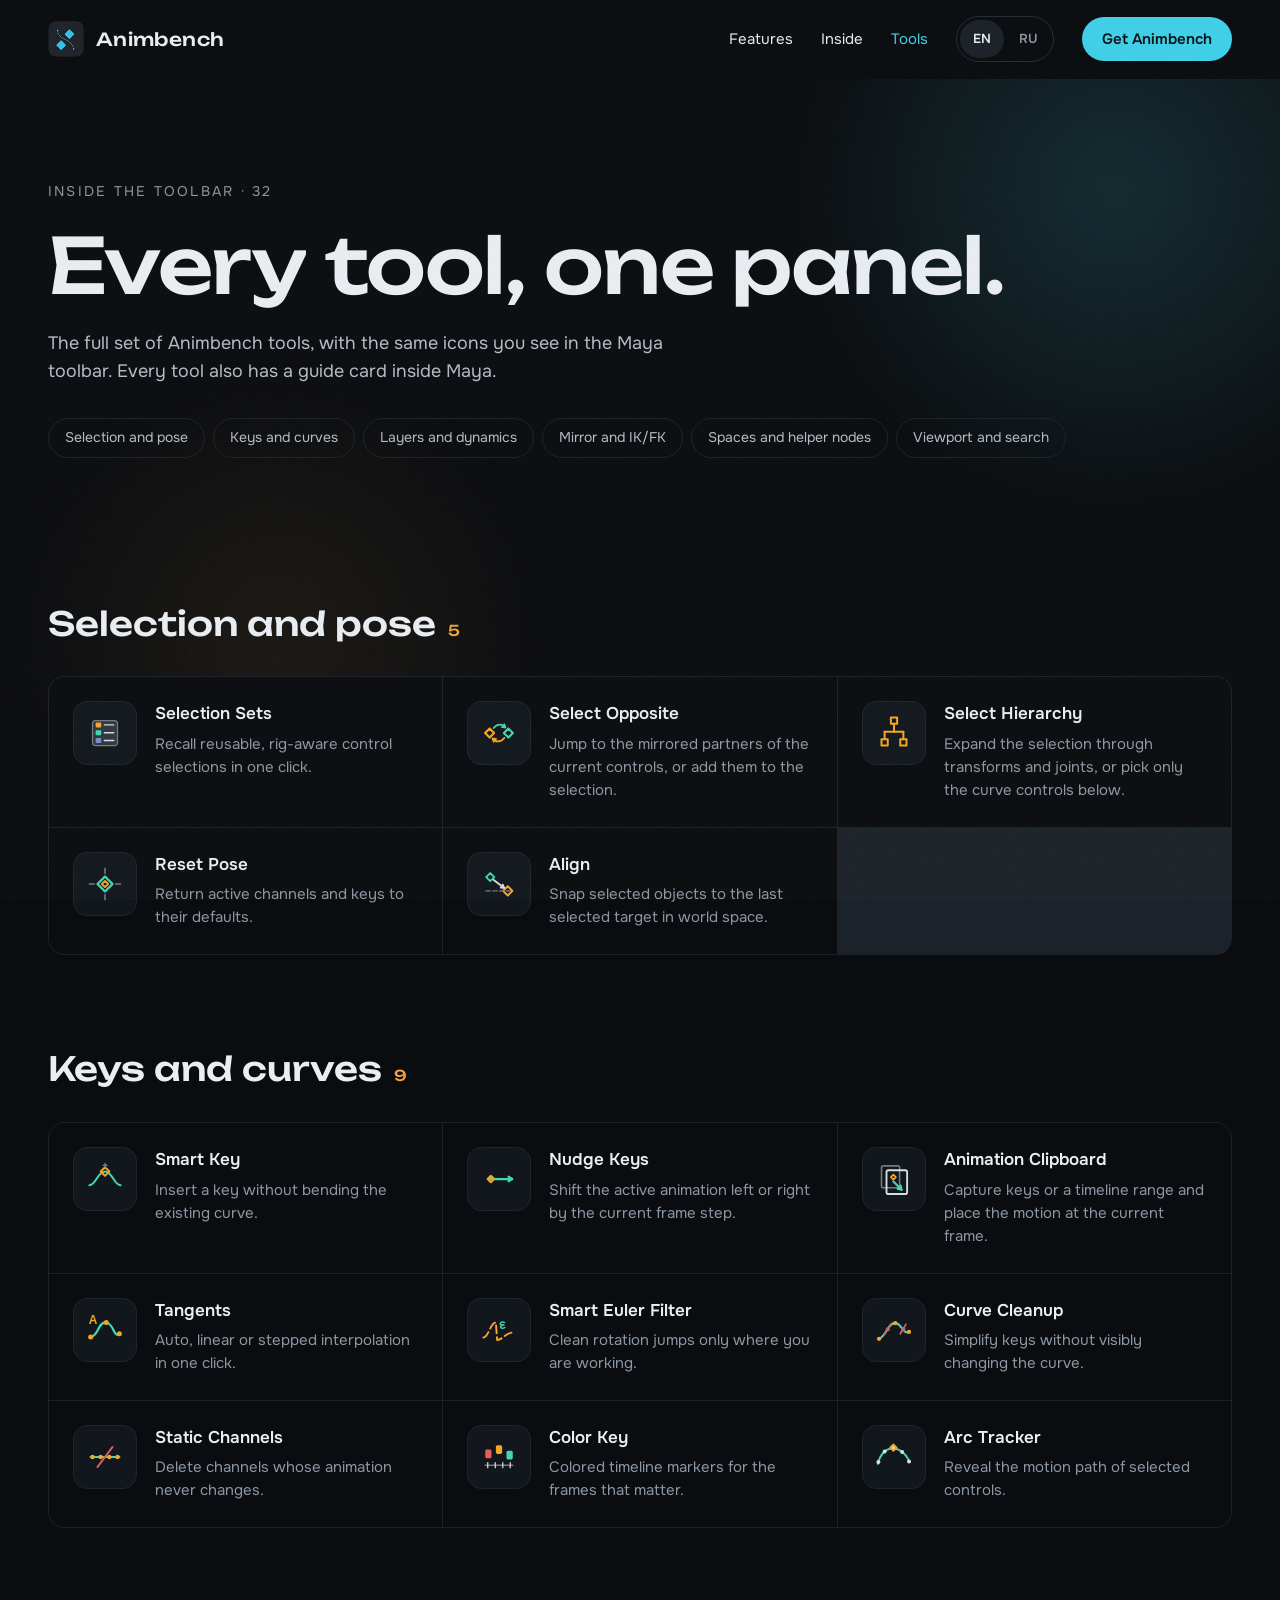
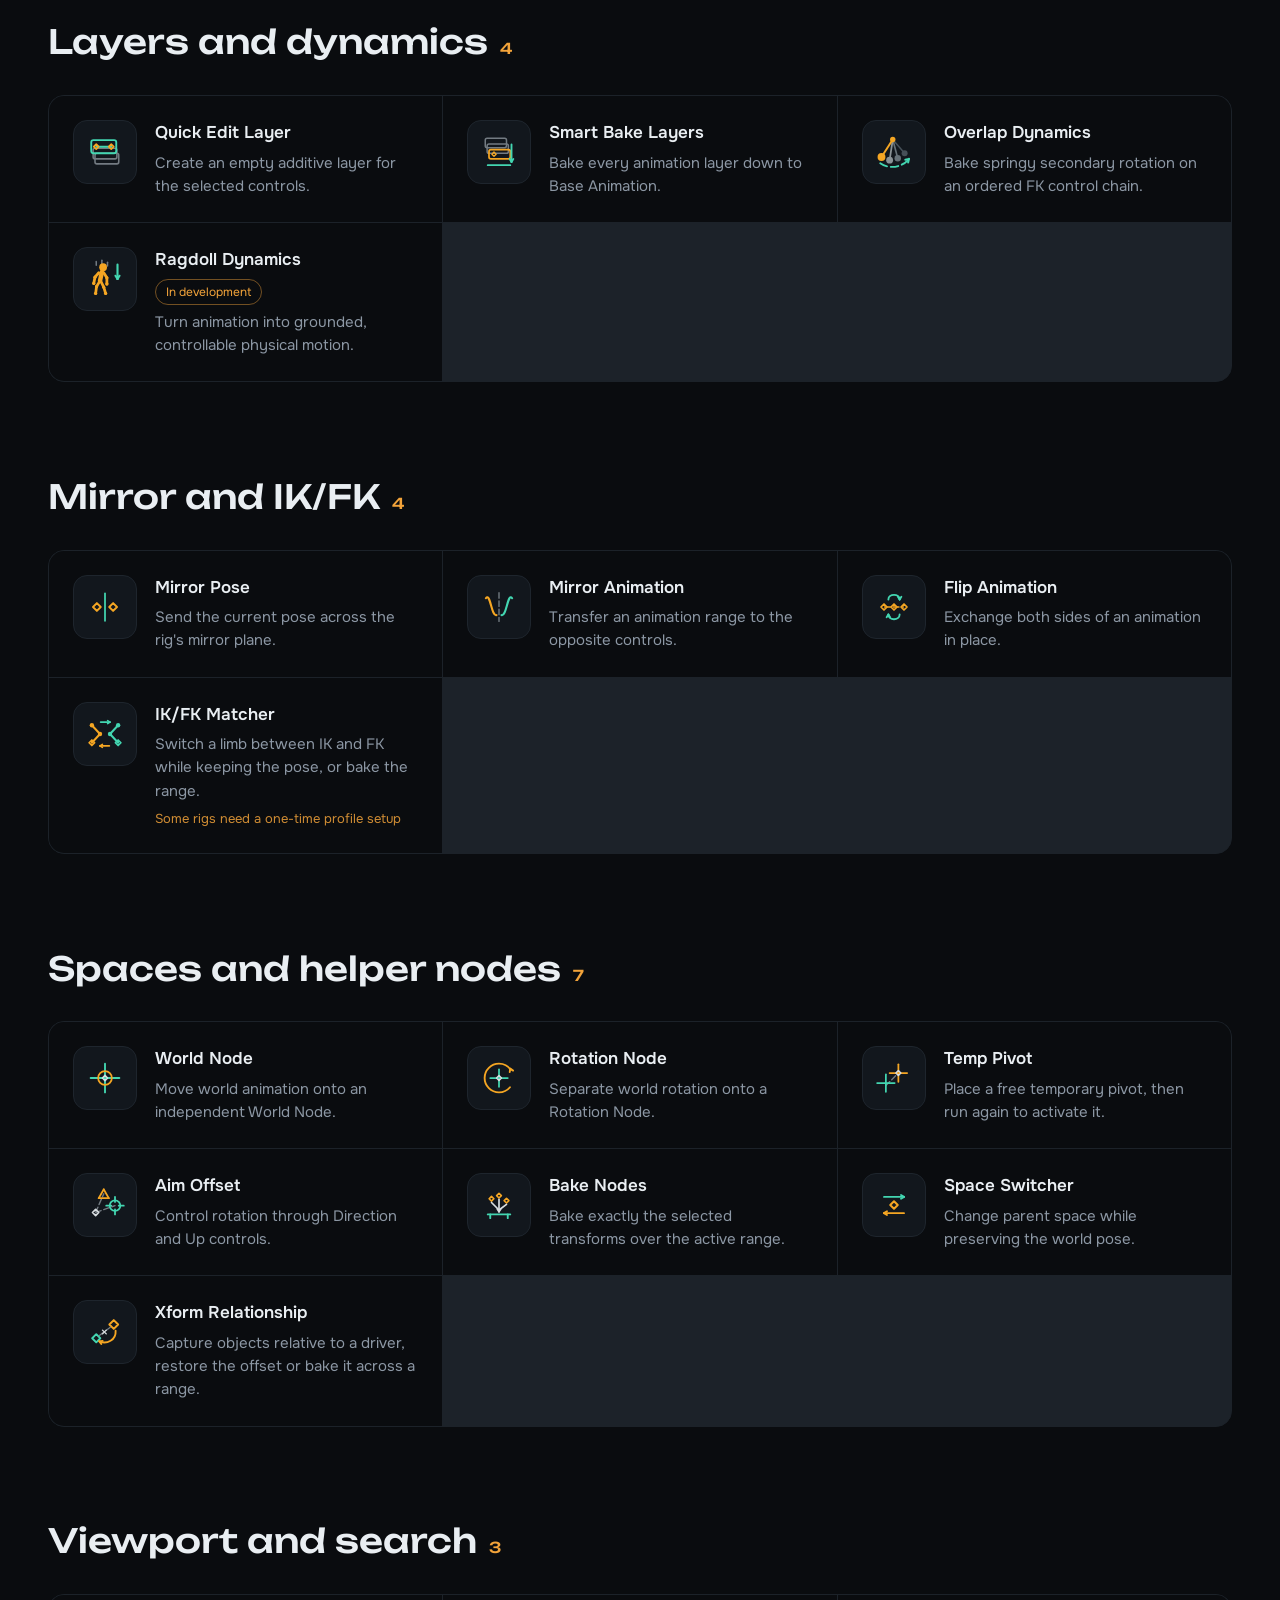
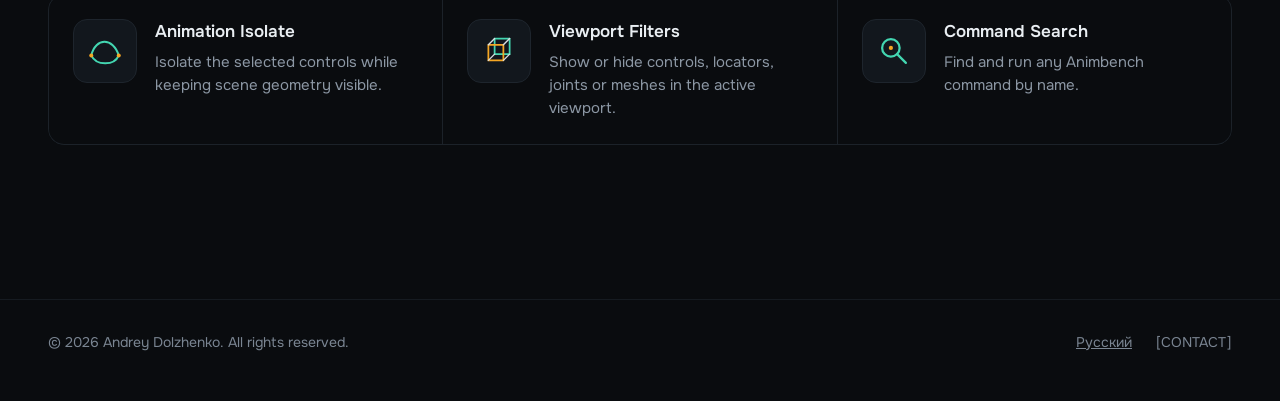
<file: tools/index.html>
<!doctype html>
<html lang="en">
<head>
  <meta charset="utf-8">
  <meta name="viewport" content="width=device-width, initial-scale=1">
  <title>Tools — Animbench</title>
  <meta name="description" content="Every tool in the Animbench toolbar for Autodesk Maya.">
  <link rel="alternate" hreflang="en" href="./">
  <link rel="alternate" hreflang="ru" href="../ru/tools/">
  <link rel="icon" type="image/png" href="../assets/img/favicon-32.png">
  <script>document.documentElement.classList.add("js")</script>
  <link rel="preload" href="../assets/fonts/unbounded-latin.woff2" as="font" type="font/woff2" crossorigin>
  <link rel="stylesheet" href="../assets/css/fonts.css">
  <link rel="stylesheet" href="../assets/css/style.css">
</head>
<body class="page-tools">
  <!-- Generated by scripts/build-tools.js — edit the list there, not this file. -->
  <a class="skip" href="#main">Skip to content</a>

  <header class="site-header is-solid">
    <div class="wrap">
      <a class="brand" href="../">
        <img src="../assets/img/logo-64.png" alt="" width="36" height="36">
        <span>Animbench</span>
      </a>
      <nav class="nav" aria-label="Main">
        <a class="nav-link" href="../#demos">Features</a>
        <a class="nav-link" href="../#inside">Inside</a>
        <a class="nav-link" href="./" aria-current="page">Tools</a>
        <div class="lang" aria-label="Language">
          <span aria-current="true">EN</span>
          <a href="../ru/tools/" hreflang="ru" lang="ru">RU</a>
        </div>
        <a class="btn btn-primary" href="../#get">Get Animbench</a>
      </nav>
    </div>
  </header>

  <main id="main">
    <div class="ambient" aria-hidden="true"></div>

    <section class="wrap tools-hero">
      <p class="eyebrow">Inside the toolbar · 32</p>
      <h1 data-split>Every tool, one panel.</h1>
      <p class="lead">The full set of Animbench tools, with the same icons you see in the Maya toolbar. Every tool also has a guide card inside Maya.</p>
      <nav aria-label="Jump to group">
        <ul class="tool-chips"><li><a href="#selection">Selection and pose</a></li><li><a href="#keys">Keys and curves</a></li><li><a href="#layers">Layers and dynamics</a></li><li><a href="#character">Mirror and IK/FK</a></li><li><a href="#spaces">Spaces and helper nodes</a></li><li><a href="#viewport">Viewport and search</a></li></ul>
      </nav>
    </section>

    <div class="wrap tools-list">

      <section id="selection" class="tool-group reveal">
        <h2>Selection and pose <span>5</span></h2>
        <ul class="tool-grid">
          <li class="tool">
            <div class="tool-icon"><img src="../assets/icons/selection_sets.svg" alt="" width="40" height="40" loading="lazy"></div>
            <div class="tool-body">
              <h3>Selection Sets</h3>
              <p>Recall reusable, rig-aware control selections in one click.</p>
            </div>
          </li>
          <li class="tool">
            <div class="tool-icon"><img src="../assets/icons/opposite.svg" alt="" width="40" height="40" loading="lazy"></div>
            <div class="tool-body">
              <h3>Select Opposite</h3>
              <p>Jump to the mirrored partners of the current controls, or add them to the selection.</p>
            </div>
          </li>
          <li class="tool">
            <div class="tool-icon"><img src="../assets/icons/hierarchy.svg" alt="" width="40" height="40" loading="lazy"></div>
            <div class="tool-body">
              <h3>Select Hierarchy</h3>
              <p>Expand the selection through transforms and joints, or pick only the curve controls below.</p>
            </div>
          </li>
          <li class="tool">
            <div class="tool-icon"><img src="../assets/icons/reset.svg" alt="" width="40" height="40" loading="lazy"></div>
            <div class="tool-body">
              <h3>Reset Pose</h3>
              <p>Return active channels and keys to their defaults.</p>
            </div>
          </li>
          <li class="tool">
            <div class="tool-icon"><img src="../assets/icons/align.svg" alt="" width="40" height="40" loading="lazy"></div>
            <div class="tool-body">
              <h3>Align</h3>
              <p>Snap selected objects to the last selected target in world space.</p>
            </div>
          </li>
        </ul>
      </section>

      <section id="keys" class="tool-group reveal">
        <h2>Keys and curves <span>9</span></h2>
        <ul class="tool-grid">
          <li class="tool">
            <div class="tool-icon"><img src="../assets/icons/smart_key.svg" alt="" width="40" height="40" loading="lazy"></div>
            <div class="tool-body">
              <h3>Smart Key</h3>
              <p>Insert a key without bending the existing curve.</p>
            </div>
          </li>
          <li class="tool">
            <div class="tool-icon"><img src="../assets/icons/nudge_right.svg" alt="" width="40" height="40" loading="lazy"></div>
            <div class="tool-body">
              <h3>Nudge Keys</h3>
              <p>Shift the active animation left or right by the current frame step.</p>
            </div>
          </li>
          <li class="tool">
            <div class="tool-icon"><img src="../assets/icons/clipboard_copy.svg" alt="" width="40" height="40" loading="lazy"></div>
            <div class="tool-body">
              <h3>Animation Clipboard</h3>
              <p>Capture keys or a timeline range and place the motion at the current frame.</p>
            </div>
          </li>
          <li class="tool">
            <div class="tool-icon"><img src="../assets/icons/tangent_auto.svg" alt="" width="40" height="40" loading="lazy"></div>
            <div class="tool-body">
              <h3>Tangents</h3>
              <p>Auto, linear or stepped interpolation in one click.</p>
            </div>
          </li>
          <li class="tool">
            <div class="tool-icon"><img src="../assets/icons/euler_filter.svg" alt="" width="40" height="40" loading="lazy"></div>
            <div class="tool-body">
              <h3>Smart Euler Filter</h3>
              <p>Clean rotation jumps only where you are working.</p>
            </div>
          </li>
          <li class="tool">
            <div class="tool-icon"><img src="../assets/icons/redundant_cleanup.svg" alt="" width="40" height="40" loading="lazy"></div>
            <div class="tool-body">
              <h3>Curve Cleanup</h3>
              <p>Simplify keys without visibly changing the curve.</p>
            </div>
          </li>
          <li class="tool">
            <div class="tool-icon"><img src="../assets/icons/static_cleanup.svg" alt="" width="40" height="40" loading="lazy"></div>
            <div class="tool-body">
              <h3>Static Channels</h3>
              <p>Delete channels whose animation never changes.</p>
            </div>
          </li>
          <li class="tool">
            <div class="tool-icon"><img src="../assets/icons/color_key.svg" alt="" width="40" height="40" loading="lazy"></div>
            <div class="tool-body">
              <h3>Color Key</h3>
              <p>Colored timeline markers for the frames that matter.</p>
            </div>
          </li>
          <li class="tool">
            <div class="tool-icon"><img src="../assets/icons/arc_tracker.svg" alt="" width="40" height="40" loading="lazy"></div>
            <div class="tool-body">
              <h3>Arc Tracker</h3>
              <p>Reveal the motion path of selected controls.</p>
            </div>
          </li>
        </ul>
      </section>

      <section id="layers" class="tool-group reveal">
        <h2>Layers and dynamics <span>4</span></h2>
        <ul class="tool-grid">
          <li class="tool">
            <div class="tool-icon"><img src="../assets/icons/quick_edit_layer.svg" alt="" width="40" height="40" loading="lazy"></div>
            <div class="tool-body">
              <h3>Quick Edit Layer</h3>
              <p>Create an empty additive layer for the selected controls.</p>
            </div>
          </li>
          <li class="tool">
            <div class="tool-icon"><img src="../assets/icons/smart_bake_layers.svg" alt="" width="40" height="40" loading="lazy"></div>
            <div class="tool-body">
              <h3>Smart Bake Layers</h3>
              <p>Bake every animation layer down to Base Animation.</p>
            </div>
          </li>
          <li class="tool">
            <div class="tool-icon"><img src="../assets/icons/overlap_dynamics.svg" alt="" width="40" height="40" loading="lazy"></div>
            <div class="tool-body">
              <h3>Overlap Dynamics</h3>
              <p>Bake springy secondary rotation on an ordered FK control chain.</p>
            </div>
          </li>
          <li class="tool">
            <div class="tool-icon"><img src="../assets/icons/ragdoll_dynamics.svg" alt="" width="40" height="40" loading="lazy"></div>
            <div class="tool-body">
              <h3>Ragdoll Dynamics</h3>
              <span class="tool-badge">In development</span>
              <p>Turn animation into grounded, controllable physical motion.</p>
            </div>
          </li>
        </ul>
      </section>

      <section id="character" class="tool-group reveal">
        <h2>Mirror and IK/FK <span>4</span></h2>
        <ul class="tool-grid">
          <li class="tool">
            <div class="tool-icon"><img src="../assets/icons/mirror_pose.svg" alt="" width="40" height="40" loading="lazy"></div>
            <div class="tool-body">
              <h3>Mirror Pose</h3>
              <p>Send the current pose across the rig's mirror plane.</p>
            </div>
          </li>
          <li class="tool">
            <div class="tool-icon"><img src="../assets/icons/mirror_animation.svg" alt="" width="40" height="40" loading="lazy"></div>
            <div class="tool-body">
              <h3>Mirror Animation</h3>
              <p>Transfer an animation range to the opposite controls.</p>
            </div>
          </li>
          <li class="tool">
            <div class="tool-icon"><img src="../assets/icons/flip_animation.svg" alt="" width="40" height="40" loading="lazy"></div>
            <div class="tool-body">
              <h3>Flip Animation</h3>
              <p>Exchange both sides of an animation in place.</p>
            </div>
          </li>
          <li class="tool">
            <div class="tool-icon"><img src="../assets/icons/ik_fk_matcher.svg" alt="" width="40" height="40" loading="lazy"></div>
            <div class="tool-body">
              <h3>IK/FK Matcher</h3>
              <p>Switch a limb between IK and FK while keeping the pose, or bake the range.</p>
              <p class="tool-note">Some rigs need a one-time profile setup</p>
            </div>
          </li>
        </ul>
      </section>

      <section id="spaces" class="tool-group reveal">
        <h2>Spaces and helper nodes <span>7</span></h2>
        <ul class="tool-grid">
          <li class="tool">
            <div class="tool-icon"><img src="../assets/icons/world_node.svg" alt="" width="40" height="40" loading="lazy"></div>
            <div class="tool-body">
              <h3>World Node</h3>
              <p>Move world animation onto an independent World Node.</p>
            </div>
          </li>
          <li class="tool">
            <div class="tool-icon"><img src="../assets/icons/rotation_node.svg" alt="" width="40" height="40" loading="lazy"></div>
            <div class="tool-body">
              <h3>Rotation Node</h3>
              <p>Separate world rotation onto a Rotation Node.</p>
            </div>
          </li>
          <li class="tool">
            <div class="tool-icon"><img src="../assets/icons/temp_pivot.svg" alt="" width="40" height="40" loading="lazy"></div>
            <div class="tool-body">
              <h3>Temp Pivot</h3>
              <p>Place a free temporary pivot, then run again to activate it.</p>
            </div>
          </li>
          <li class="tool">
            <div class="tool-icon"><img src="../assets/icons/aim_offset.svg" alt="" width="40" height="40" loading="lazy"></div>
            <div class="tool-body">
              <h3>Aim Offset</h3>
              <p>Control rotation through Direction and Up controls.</p>
            </div>
          </li>
          <li class="tool">
            <div class="tool-icon"><img src="../assets/icons/bake_nodes.svg" alt="" width="40" height="40" loading="lazy"></div>
            <div class="tool-body">
              <h3>Bake Nodes</h3>
              <p>Bake exactly the selected transforms over the active range.</p>
            </div>
          </li>
          <li class="tool">
            <div class="tool-icon"><img src="../assets/icons/space_switcher.svg" alt="" width="40" height="40" loading="lazy"></div>
            <div class="tool-body">
              <h3>Space Switcher</h3>
              <p>Change parent space while preserving the world pose.</p>
            </div>
          </li>
          <li class="tool">
            <div class="tool-icon"><img src="../assets/icons/xform_relationship.svg" alt="" width="40" height="40" loading="lazy"></div>
            <div class="tool-body">
              <h3>Xform Relationship</h3>
              <p>Capture objects relative to a driver, restore the offset or bake it across a range.</p>
            </div>
          </li>
        </ul>
      </section>

      <section id="viewport" class="tool-group reveal">
        <h2>Viewport and search <span>3</span></h2>
        <ul class="tool-grid">
          <li class="tool">
            <div class="tool-icon"><img src="../assets/icons/viewport_controls.svg" alt="" width="40" height="40" loading="lazy"></div>
            <div class="tool-body">
              <h3>Animation Isolate</h3>
              <p>Isolate the selected controls while keeping scene geometry visible.</p>
            </div>
          </li>
          <li class="tool">
            <div class="tool-icon"><img src="../assets/icons/viewport_meshes.svg" alt="" width="40" height="40" loading="lazy"></div>
            <div class="tool-body">
              <h3>Viewport Filters</h3>
              <p>Show or hide controls, locators, joints or meshes in the active viewport.</p>
            </div>
          </li>
          <li class="tool">
            <div class="tool-icon"><img src="../assets/icons/command_search.svg" alt="" width="40" height="40" loading="lazy"></div>
            <div class="tool-body">
              <h3>Command Search</h3>
              <p>Find and run any Animbench command by name.</p>
            </div>
          </li>
        </ul>
      </section>
    </div>
  </main>

  <footer class="site-footer">
    <div class="wrap">
      <span>© 2026 Andrey Dolzhenko. All rights reserved.</span>
      <nav aria-label="Footer">
        <a href="../ru/tools/" hreflang="ru" lang="ru">Русский</a>
        <span>[CONTACT]</span>
      </nav>
    </div>
  </footer>

  <script src="../assets/js/main.js"></script>
</body>
</html>
</file>
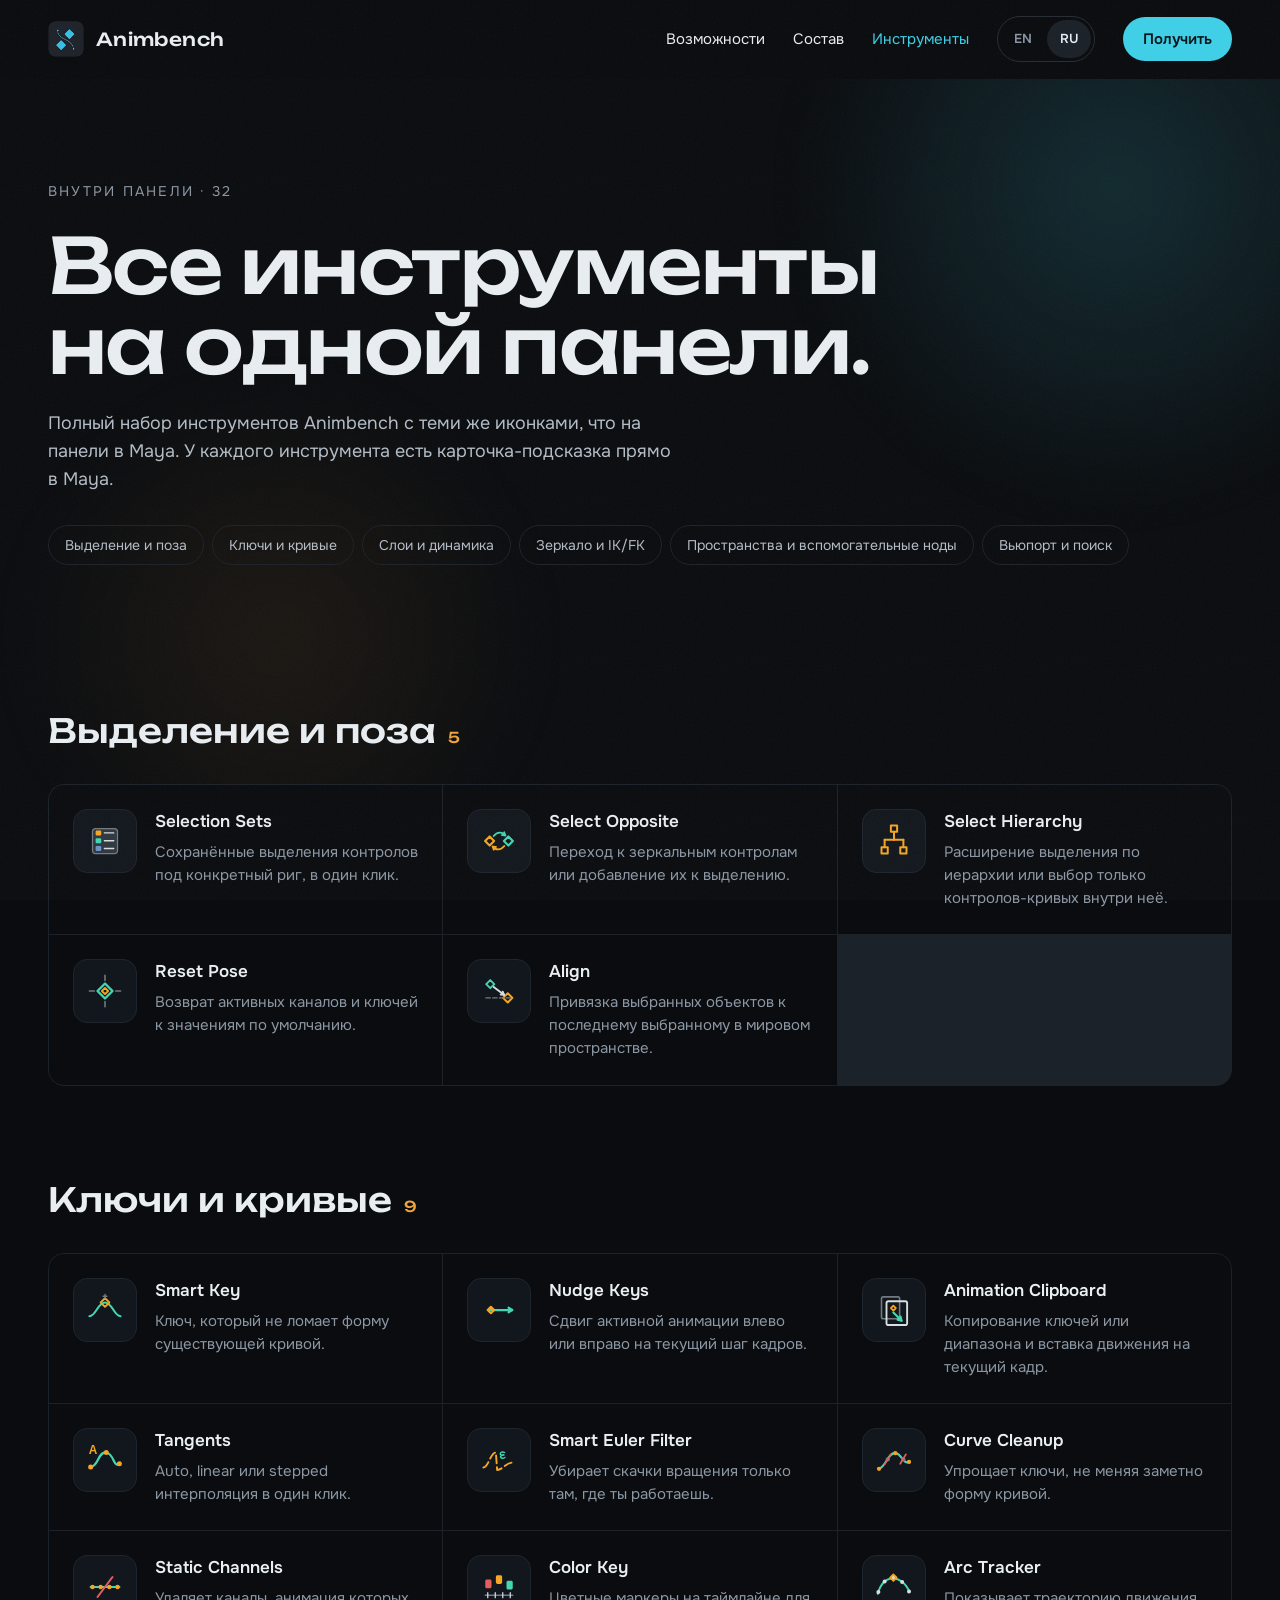
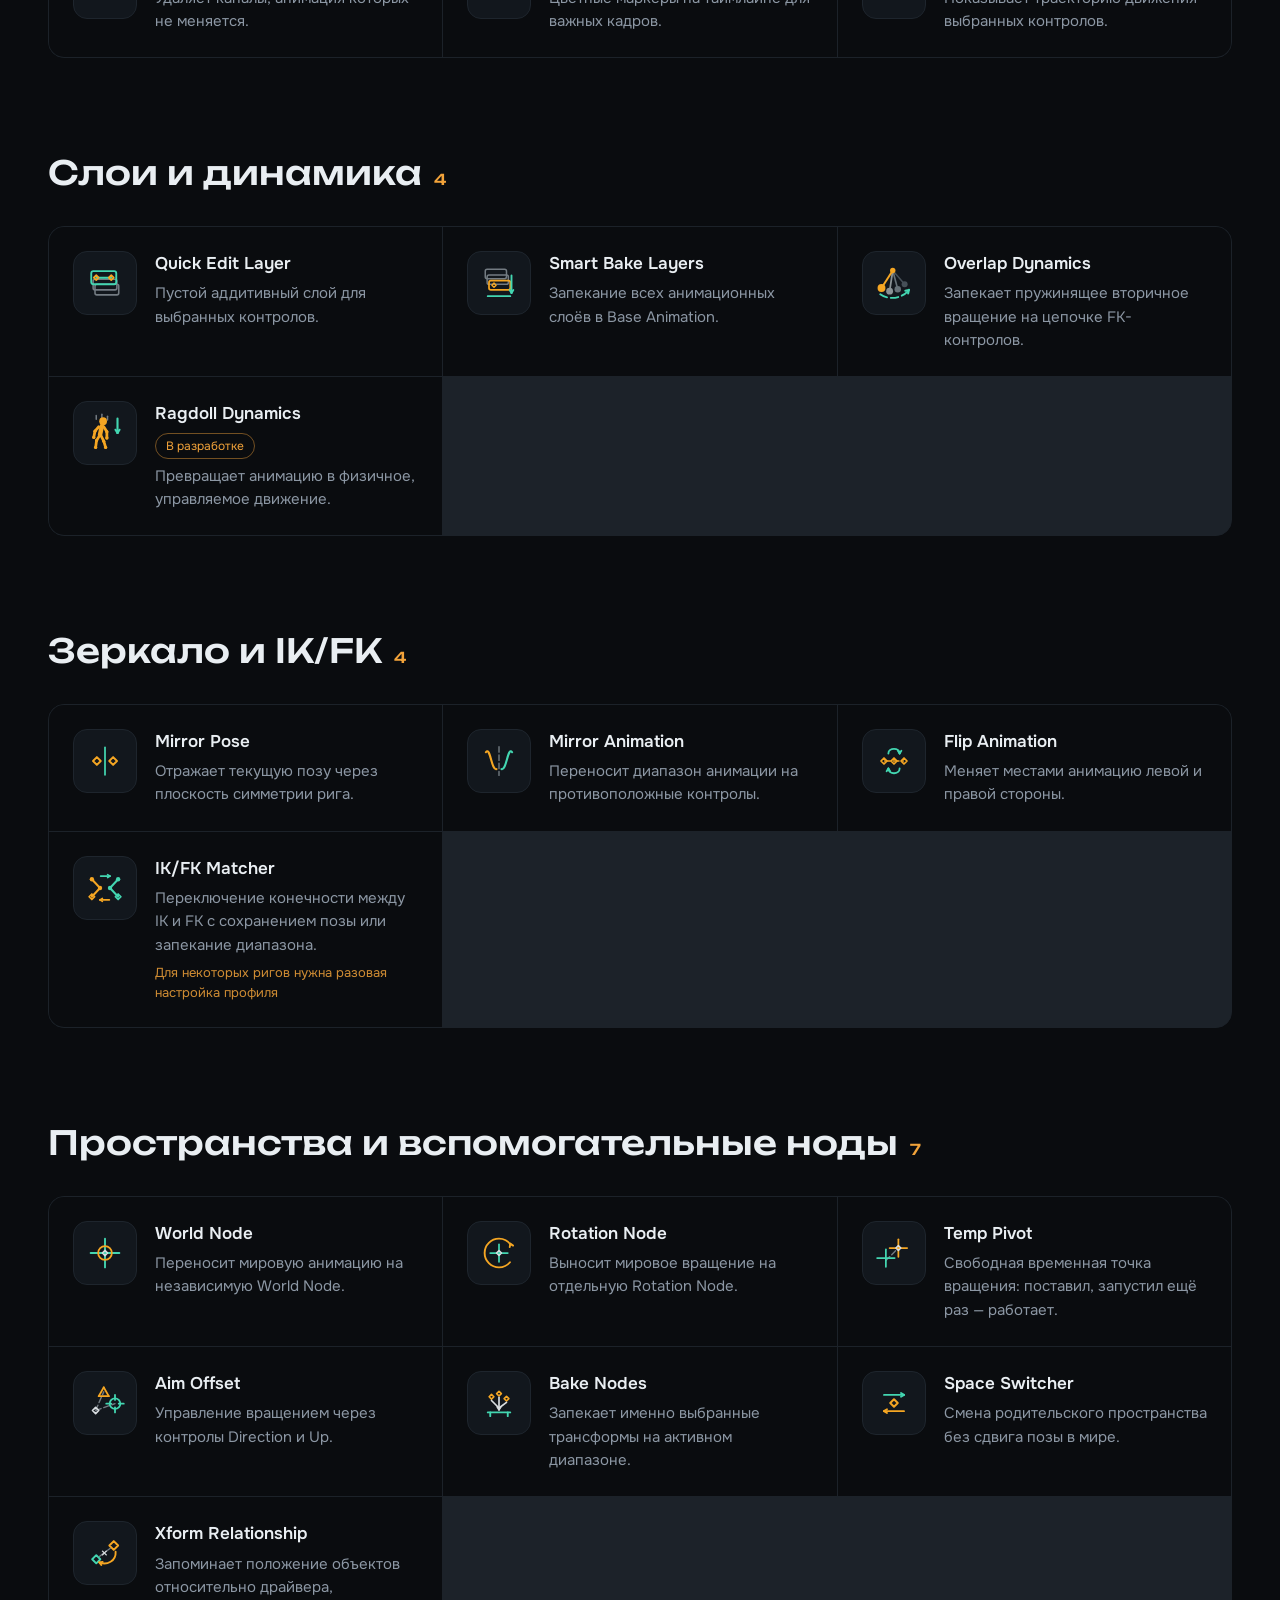
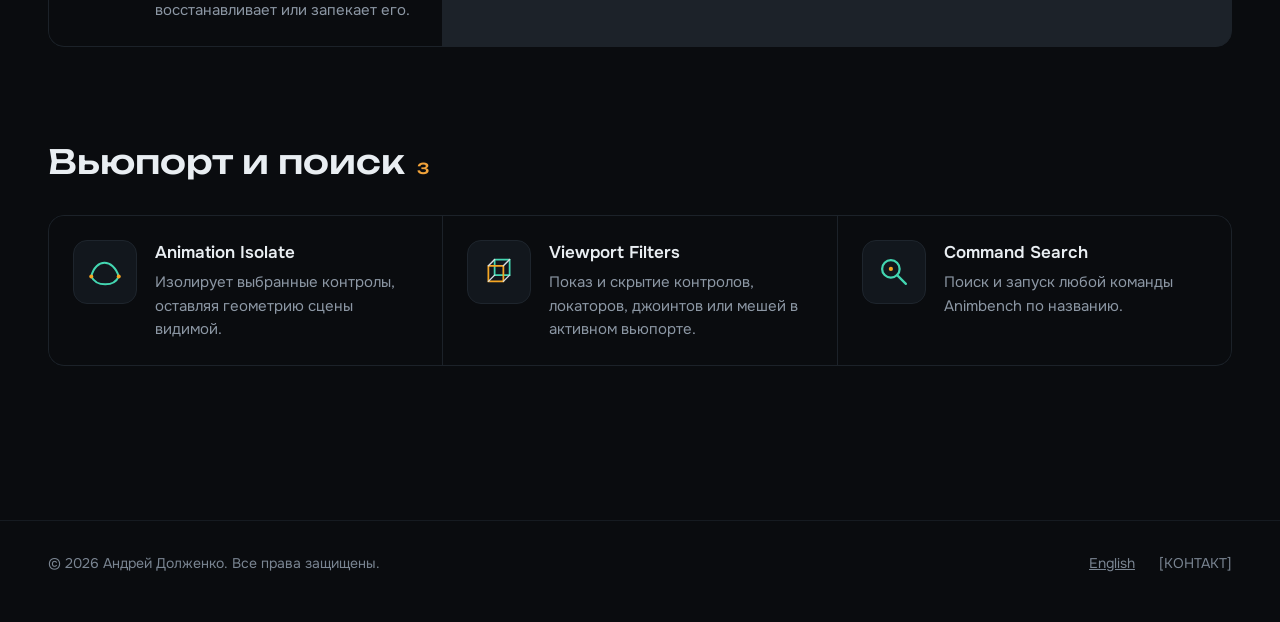
<file: ru/tools/index.html>
<!doctype html>
<html lang="ru">
<head>
  <meta charset="utf-8">
  <meta name="viewport" content="width=device-width, initial-scale=1">
  <title>Инструменты — Animbench</title>
  <meta name="description" content="Все инструменты панели Animbench для Autodesk Maya.">
  <link rel="alternate" hreflang="en" href="../../tools/">
  <link rel="alternate" hreflang="ru" href="./">
  <link rel="icon" type="image/png" href="../../assets/img/favicon-32.png">
  <script>document.documentElement.classList.add("js")</script>
  <link rel="preload" href="../../assets/fonts/unbounded-latin.woff2" as="font" type="font/woff2" crossorigin>
  <link rel="stylesheet" href="../../assets/css/fonts.css">
  <link rel="stylesheet" href="../../assets/css/style.css">
</head>
<body class="page-tools">
  <!-- Generated by scripts/build-tools.js — edit the list there, not this file. -->
  <a class="skip" href="#main">К содержимому</a>

  <header class="site-header is-solid">
    <div class="wrap">
      <a class="brand" href="../">
        <img src="../../assets/img/logo-64.png" alt="" width="36" height="36">
        <span>Animbench</span>
      </a>
      <nav class="nav" aria-label="Основное меню">
        <a class="nav-link" href="../#demos">Возможности</a>
        <a class="nav-link" href="../#inside">Состав</a>
        <a class="nav-link" href="./" aria-current="page">Инструменты</a>
        <div class="lang" aria-label="Язык">
          <a href="../../tools/" hreflang="en" lang="en">EN</a>
          <span aria-current="true">RU</span>
        </div>
        <a class="btn btn-primary" href="../#get">Получить</a>
      </nav>
    </div>
  </header>

  <main id="main">
    <div class="ambient" aria-hidden="true"></div>

    <section class="wrap tools-hero">
      <p class="eyebrow">Внутри панели · 32</p>
      <h1 data-split>Все инструменты на одной панели.</h1>
      <p class="lead">Полный набор инструментов Animbench с теми же иконками, что на панели в Maya. У каждого инструмента есть карточка-подсказка прямо в Maya.</p>
      <nav aria-label="Перейти к группе">
        <ul class="tool-chips"><li><a href="#selection">Выделение и поза</a></li><li><a href="#keys">Ключи и кривые</a></li><li><a href="#layers">Слои и динамика</a></li><li><a href="#character">Зеркало и IK/FK</a></li><li><a href="#spaces">Пространства и вспомогательные ноды</a></li><li><a href="#viewport">Вьюпорт и поиск</a></li></ul>
      </nav>
    </section>

    <div class="wrap tools-list">

      <section id="selection" class="tool-group reveal">
        <h2>Выделение и поза <span>5</span></h2>
        <ul class="tool-grid">
          <li class="tool">
            <div class="tool-icon"><img src="../../assets/icons/selection_sets.svg" alt="" width="40" height="40" loading="lazy"></div>
            <div class="tool-body">
              <h3>Selection Sets</h3>
              <p>Сохранённые выделения контролов под конкретный риг, в один клик.</p>
            </div>
          </li>
          <li class="tool">
            <div class="tool-icon"><img src="../../assets/icons/opposite.svg" alt="" width="40" height="40" loading="lazy"></div>
            <div class="tool-body">
              <h3>Select Opposite</h3>
              <p>Переход к зеркальным контролам или добавление их к выделению.</p>
            </div>
          </li>
          <li class="tool">
            <div class="tool-icon"><img src="../../assets/icons/hierarchy.svg" alt="" width="40" height="40" loading="lazy"></div>
            <div class="tool-body">
              <h3>Select Hierarchy</h3>
              <p>Расширение выделения по иерархии или выбор только контролов-кривых внутри неё.</p>
            </div>
          </li>
          <li class="tool">
            <div class="tool-icon"><img src="../../assets/icons/reset.svg" alt="" width="40" height="40" loading="lazy"></div>
            <div class="tool-body">
              <h3>Reset Pose</h3>
              <p>Возврат активных каналов и ключей к значениям по умолчанию.</p>
            </div>
          </li>
          <li class="tool">
            <div class="tool-icon"><img src="../../assets/icons/align.svg" alt="" width="40" height="40" loading="lazy"></div>
            <div class="tool-body">
              <h3>Align</h3>
              <p>Привязка выбранных объектов к последнему выбранному в мировом пространстве.</p>
            </div>
          </li>
        </ul>
      </section>

      <section id="keys" class="tool-group reveal">
        <h2>Ключи и кривые <span>9</span></h2>
        <ul class="tool-grid">
          <li class="tool">
            <div class="tool-icon"><img src="../../assets/icons/smart_key.svg" alt="" width="40" height="40" loading="lazy"></div>
            <div class="tool-body">
              <h3>Smart Key</h3>
              <p>Ключ, который не ломает форму существующей кривой.</p>
            </div>
          </li>
          <li class="tool">
            <div class="tool-icon"><img src="../../assets/icons/nudge_right.svg" alt="" width="40" height="40" loading="lazy"></div>
            <div class="tool-body">
              <h3>Nudge Keys</h3>
              <p>Сдвиг активной анимации влево или вправо на текущий шаг кадров.</p>
            </div>
          </li>
          <li class="tool">
            <div class="tool-icon"><img src="../../assets/icons/clipboard_copy.svg" alt="" width="40" height="40" loading="lazy"></div>
            <div class="tool-body">
              <h3>Animation Clipboard</h3>
              <p>Копирование ключей или диапазона и вставка движения на текущий кадр.</p>
            </div>
          </li>
          <li class="tool">
            <div class="tool-icon"><img src="../../assets/icons/tangent_auto.svg" alt="" width="40" height="40" loading="lazy"></div>
            <div class="tool-body">
              <h3>Tangents</h3>
              <p>Auto, linear или stepped интерполяция в один клик.</p>
            </div>
          </li>
          <li class="tool">
            <div class="tool-icon"><img src="../../assets/icons/euler_filter.svg" alt="" width="40" height="40" loading="lazy"></div>
            <div class="tool-body">
              <h3>Smart Euler Filter</h3>
              <p>Убирает скачки вращения только там, где ты работаешь.</p>
            </div>
          </li>
          <li class="tool">
            <div class="tool-icon"><img src="../../assets/icons/redundant_cleanup.svg" alt="" width="40" height="40" loading="lazy"></div>
            <div class="tool-body">
              <h3>Curve Cleanup</h3>
              <p>Упрощает ключи, не меняя заметно форму кривой.</p>
            </div>
          </li>
          <li class="tool">
            <div class="tool-icon"><img src="../../assets/icons/static_cleanup.svg" alt="" width="40" height="40" loading="lazy"></div>
            <div class="tool-body">
              <h3>Static Channels</h3>
              <p>Удаляет каналы, анимация которых не меняется.</p>
            </div>
          </li>
          <li class="tool">
            <div class="tool-icon"><img src="../../assets/icons/color_key.svg" alt="" width="40" height="40" loading="lazy"></div>
            <div class="tool-body">
              <h3>Color Key</h3>
              <p>Цветные маркеры на таймлайне для важных кадров.</p>
            </div>
          </li>
          <li class="tool">
            <div class="tool-icon"><img src="../../assets/icons/arc_tracker.svg" alt="" width="40" height="40" loading="lazy"></div>
            <div class="tool-body">
              <h3>Arc Tracker</h3>
              <p>Показывает траекторию движения выбранных контролов.</p>
            </div>
          </li>
        </ul>
      </section>

      <section id="layers" class="tool-group reveal">
        <h2>Слои и динамика <span>4</span></h2>
        <ul class="tool-grid">
          <li class="tool">
            <div class="tool-icon"><img src="../../assets/icons/quick_edit_layer.svg" alt="" width="40" height="40" loading="lazy"></div>
            <div class="tool-body">
              <h3>Quick Edit Layer</h3>
              <p>Пустой аддитивный слой для выбранных контролов.</p>
            </div>
          </li>
          <li class="tool">
            <div class="tool-icon"><img src="../../assets/icons/smart_bake_layers.svg" alt="" width="40" height="40" loading="lazy"></div>
            <div class="tool-body">
              <h3>Smart Bake Layers</h3>
              <p>Запекание всех анимационных слоёв в Base Animation.</p>
            </div>
          </li>
          <li class="tool">
            <div class="tool-icon"><img src="../../assets/icons/overlap_dynamics.svg" alt="" width="40" height="40" loading="lazy"></div>
            <div class="tool-body">
              <h3>Overlap Dynamics</h3>
              <p>Запекает пружинящее вторичное вращение на цепочке FK-контролов.</p>
            </div>
          </li>
          <li class="tool">
            <div class="tool-icon"><img src="../../assets/icons/ragdoll_dynamics.svg" alt="" width="40" height="40" loading="lazy"></div>
            <div class="tool-body">
              <h3>Ragdoll Dynamics</h3>
              <span class="tool-badge">В разработке</span>
              <p>Превращает анимацию в физичное, управляемое движение.</p>
            </div>
          </li>
        </ul>
      </section>

      <section id="character" class="tool-group reveal">
        <h2>Зеркало и IK/FK <span>4</span></h2>
        <ul class="tool-grid">
          <li class="tool">
            <div class="tool-icon"><img src="../../assets/icons/mirror_pose.svg" alt="" width="40" height="40" loading="lazy"></div>
            <div class="tool-body">
              <h3>Mirror Pose</h3>
              <p>Отражает текущую позу через плоскость симметрии рига.</p>
            </div>
          </li>
          <li class="tool">
            <div class="tool-icon"><img src="../../assets/icons/mirror_animation.svg" alt="" width="40" height="40" loading="lazy"></div>
            <div class="tool-body">
              <h3>Mirror Animation</h3>
              <p>Переносит диапазон анимации на противоположные контролы.</p>
            </div>
          </li>
          <li class="tool">
            <div class="tool-icon"><img src="../../assets/icons/flip_animation.svg" alt="" width="40" height="40" loading="lazy"></div>
            <div class="tool-body">
              <h3>Flip Animation</h3>
              <p>Меняет местами анимацию левой и правой стороны.</p>
            </div>
          </li>
          <li class="tool">
            <div class="tool-icon"><img src="../../assets/icons/ik_fk_matcher.svg" alt="" width="40" height="40" loading="lazy"></div>
            <div class="tool-body">
              <h3>IK/FK Matcher</h3>
              <p>Переключение конечности между IK и FK с сохранением позы или запекание диапазона.</p>
              <p class="tool-note">Для некоторых ригов нужна разовая настройка профиля</p>
            </div>
          </li>
        </ul>
      </section>

      <section id="spaces" class="tool-group reveal">
        <h2>Пространства и вспомогательные ноды <span>7</span></h2>
        <ul class="tool-grid">
          <li class="tool">
            <div class="tool-icon"><img src="../../assets/icons/world_node.svg" alt="" width="40" height="40" loading="lazy"></div>
            <div class="tool-body">
              <h3>World Node</h3>
              <p>Переносит мировую анимацию на независимую World Node.</p>
            </div>
          </li>
          <li class="tool">
            <div class="tool-icon"><img src="../../assets/icons/rotation_node.svg" alt="" width="40" height="40" loading="lazy"></div>
            <div class="tool-body">
              <h3>Rotation Node</h3>
              <p>Выносит мировое вращение на отдельную Rotation Node.</p>
            </div>
          </li>
          <li class="tool">
            <div class="tool-icon"><img src="../../assets/icons/temp_pivot.svg" alt="" width="40" height="40" loading="lazy"></div>
            <div class="tool-body">
              <h3>Temp Pivot</h3>
              <p>Свободная временная точка вращения: поставил, запустил ещё раз — работает.</p>
            </div>
          </li>
          <li class="tool">
            <div class="tool-icon"><img src="../../assets/icons/aim_offset.svg" alt="" width="40" height="40" loading="lazy"></div>
            <div class="tool-body">
              <h3>Aim Offset</h3>
              <p>Управление вращением через контролы Direction и Up.</p>
            </div>
          </li>
          <li class="tool">
            <div class="tool-icon"><img src="../../assets/icons/bake_nodes.svg" alt="" width="40" height="40" loading="lazy"></div>
            <div class="tool-body">
              <h3>Bake Nodes</h3>
              <p>Запекает именно выбранные трансформы на активном диапазоне.</p>
            </div>
          </li>
          <li class="tool">
            <div class="tool-icon"><img src="../../assets/icons/space_switcher.svg" alt="" width="40" height="40" loading="lazy"></div>
            <div class="tool-body">
              <h3>Space Switcher</h3>
              <p>Смена родительского пространства без сдвига позы в мире.</p>
            </div>
          </li>
          <li class="tool">
            <div class="tool-icon"><img src="../../assets/icons/xform_relationship.svg" alt="" width="40" height="40" loading="lazy"></div>
            <div class="tool-body">
              <h3>Xform Relationship</h3>
              <p>Запоминает положение объектов относительно драйвера, восстанавливает или запекает его.</p>
            </div>
          </li>
        </ul>
      </section>

      <section id="viewport" class="tool-group reveal">
        <h2>Вьюпорт и поиск <span>3</span></h2>
        <ul class="tool-grid">
          <li class="tool">
            <div class="tool-icon"><img src="../../assets/icons/viewport_controls.svg" alt="" width="40" height="40" loading="lazy"></div>
            <div class="tool-body">
              <h3>Animation Isolate</h3>
              <p>Изолирует выбранные контролы, оставляя геометрию сцены видимой.</p>
            </div>
          </li>
          <li class="tool">
            <div class="tool-icon"><img src="../../assets/icons/viewport_meshes.svg" alt="" width="40" height="40" loading="lazy"></div>
            <div class="tool-body">
              <h3>Viewport Filters</h3>
              <p>Показ и скрытие контролов, локаторов, джоинтов или мешей в активном вьюпорте.</p>
            </div>
          </li>
          <li class="tool">
            <div class="tool-icon"><img src="../../assets/icons/command_search.svg" alt="" width="40" height="40" loading="lazy"></div>
            <div class="tool-body">
              <h3>Command Search</h3>
              <p>Поиск и запуск любой команды Animbench по названию.</p>
            </div>
          </li>
        </ul>
      </section>
    </div>
  </main>

  <footer class="site-footer">
    <div class="wrap">
      <span>© 2026 Андрей Долженко. Все права защищены.</span>
      <nav aria-label="Footer">
        <a href="../../tools/" hreflang="en" lang="en">English</a>
        <span>[КОНТАКТ]</span>
      </nav>
    </div>
  </footer>

  <script src="../../assets/js/main.js"></script>
</body>
</html>
</file>
<file: assets/css/fonts.css>
/* Self-hosted Google Fonts (SIL Open Font License): Onest, Unbounded */
/* cyrillic-ext */
@font-face {
  font-family: 'Onest';
  font-style: normal;
  font-weight: 400 600;
  font-display: swap;
  src: url(../fonts/onest-cyrillic-ext.woff2) format('woff2');
  unicode-range: U+0460-052F, U+1C80-1C8A, U+20B4, U+2DE0-2DFF, U+A640-A69F, U+FE2E-FE2F;
}
/* cyrillic */
@font-face {
  font-family: 'Onest';
  font-style: normal;
  font-weight: 400 600;
  font-display: swap;
  src: url(../fonts/onest-cyrillic.woff2) format('woff2');
  unicode-range: U+0301, U+0400-045F, U+0490-0491, U+04B0-04B1, U+2116;
}
/* latin-ext */
@font-face {
  font-family: 'Onest';
  font-style: normal;
  font-weight: 400 600;
  font-display: swap;
  src: url(../fonts/onest-latin-ext.woff2) format('woff2');
  unicode-range: U+0100-02BA, U+02BD-02C5, U+02C7-02CC, U+02CE-02D7, U+02DD-02FF, U+0304, U+0308, U+0329, U+1D00-1DBF, U+1E00-1E9F, U+1EF2-1EFF, U+2020, U+20A0-20AB, U+20AD-20C4, U+2113, U+2C60-2C7F, U+A720-A7FF;
}
/* latin */
@font-face {
  font-family: 'Onest';
  font-style: normal;
  font-weight: 400 600;
  font-display: swap;
  src: url(../fonts/onest-latin.woff2) format('woff2');
  unicode-range: U+0000-00FF, U+0131, U+0152-0153, U+02BB-02BC, U+02C6, U+02DA, U+02DC, U+0304, U+0308, U+0329, U+2000-206F, U+20AC, U+2122, U+2191, U+2193, U+2212, U+2215, U+FEFF, U+FFFD;
}
/* cyrillic-ext */
@font-face {
  font-family: 'Unbounded';
  font-style: normal;
  font-weight: 400 500;
  font-display: swap;
  src: url(../fonts/unbounded-cyrillic-ext.woff2) format('woff2');
  unicode-range: U+0460-052F, U+1C80-1C8A, U+20B4, U+2DE0-2DFF, U+A640-A69F, U+FE2E-FE2F;
}
/* cyrillic */
@font-face {
  font-family: 'Unbounded';
  font-style: normal;
  font-weight: 400 500;
  font-display: swap;
  src: url(../fonts/unbounded-cyrillic.woff2) format('woff2');
  unicode-range: U+0301, U+0400-045F, U+0490-0491, U+04B0-04B1, U+2116;
}
/* latin-ext */
@font-face {
  font-family: 'Unbounded';
  font-style: normal;
  font-weight: 400 500;
  font-display: swap;
  src: url(../fonts/unbounded-latin-ext.woff2) format('woff2');
  unicode-range: U+0100-02BA, U+02BD-02C5, U+02C7-02CC, U+02CE-02D7, U+02DD-02FF, U+0304, U+0308, U+0329, U+1D00-1DBF, U+1E00-1E9F, U+1EF2-1EFF, U+2020, U+20A0-20AB, U+20AD-20C4, U+2113, U+2C60-2C7F, U+A720-A7FF;
}
/* latin */
@font-face {
  font-family: 'Unbounded';
  font-style: normal;
  font-weight: 400 500;
  font-display: swap;
  src: url(../fonts/unbounded-latin.woff2) format('woff2');
  unicode-range: U+0000-00FF, U+0131, U+0152-0153, U+02BB-02BC, U+02C6, U+02DA, U+02DC, U+0304, U+0308, U+0329, U+2000-206F, U+20AC, U+2122, U+2191, U+2193, U+2212, U+2215, U+FEFF, U+FFFD;
}
</file>
<file: assets/css/style.css>
/* Animbench landing — dark editorial theme (concept A) */

:root {
  --bg: #0A0C0F;
  --surface: #0E1115;
  --line: #1C2229;
  --line-soft: #161B21;
  --text: #E9EEF2;
  --text-2: #B4BDC7;
  --muted: #8C97A4;
  --dim: #7A8592;
  --accent: #3ED0E8;
  --accent-2: #F2A33A;
  --on-accent: #061317;

  --font-display: "Unbounded", "Arial Black", sans-serif;
  --font-body: "Onest", system-ui, -apple-system, "Segoe UI", sans-serif;

  --wrap: 1280px;
  --gutter: clamp(20px, 4vw, 48px);
  --radius: 16px;
}

*, *::before, *::after { box-sizing: border-box; }

html { scroll-behavior: smooth; }

body {
  margin: 0;
  background: var(--bg);
  color: var(--text);
  font-family: var(--font-body);
  font-size: 16px;
  line-height: 1.5;
  -webkit-font-smoothing: antialiased;
}

img, video { display: block; max-width: 100%; }

a { color: var(--text); }
a:hover { color: var(--accent); }

:focus-visible { outline: 2px solid var(--accent); outline-offset: 3px; border-radius: 4px; }

.wrap {
  max-width: var(--wrap);
  margin: 0 auto;
  padding-left: var(--gutter);
  padding-right: var(--gutter);
}

.skip {
  position: absolute;
  left: -9999px;
  top: 8px;
  padding: 8px 14px;
  background: var(--accent);
  color: var(--on-accent);
  border-radius: 8px;
  z-index: 10;
}
.skip:focus { left: 8px; }

/* ---------- Header ---------- */

.site-header {
  position: sticky;
  top: 0;
  z-index: 5;
  background: transparent;
  border-bottom: 1px solid transparent;
  transition: border-color 0.2s, background-color 0.3s;
}
.site-header.is-scrolled {
  background: rgba(10, 12, 15, 0.86);
  backdrop-filter: blur(12px);
  -webkit-backdrop-filter: blur(12px);
  border-bottom-color: var(--line-soft);
}

.site-header .wrap {
  display: flex;
  flex-wrap: wrap;
  align-items: center;
  justify-content: space-between;
  gap: 16px;
  padding-top: 16px;
  padding-bottom: 16px;
}

.brand {
  display: flex;
  align-items: center;
  gap: 12px;
  text-decoration: none;
}
.brand img { width: 36px; height: 36px; border-radius: 8px; }
.brand span {
  font-family: var(--font-display);
  font-weight: 500;
  font-size: 18px;
  letter-spacing: 0.02em;
}

.nav {
  display: flex;
  flex-wrap: wrap;
  align-items: center;
  gap: 8px 28px;
  font-size: 15px;
}
.nav a { text-decoration: none; }

.lang {
  display: flex;
  gap: 2px;
  padding: 3px;
  border: 1px solid #262C33;
  border-radius: 999px;
}
.lang a, .lang span {
  display: inline-flex;
  align-items: center;
  justify-content: center;
  min-height: 38px;
  min-width: 44px;
  padding: 0 12px;
  border-radius: 999px;
  font-size: 13px;
  font-weight: 600;
  text-decoration: none;
}
.lang span { background: #1A2027; color: var(--text); }
.lang a { color: var(--muted); }
.lang a:hover { color: var(--text); }

/* ---------- Buttons ---------- */

.btn {
  display: inline-flex;
  align-items: center;
  justify-content: center;
  min-height: 48px;
  padding: 0 24px;
  border-radius: 999px;
  font-weight: 600;
  font-size: 15px;
  text-decoration: none;
  transition: transform 0.15s, background-color 0.15s, border-color 0.15s;
}
.btn:hover { transform: translateY(-1px); }
.btn-primary { background: var(--accent); color: var(--on-accent); }
.btn-primary:hover { background: #6BDDF0; color: var(--on-accent); }
.btn-ghost { border: 1px solid #2A313A; color: var(--text); font-weight: 500; }
.btn-ghost:hover { border-color: var(--accent); color: var(--text); }
.btn-lg { min-height: 56px; padding: 0 32px; font-size: 17px; }
.nav .btn { min-height: 44px; padding: 0 20px; }

/* ---------- Hero ---------- */

.hero {
  padding-top: clamp(48px, 8vw, 120px);
  padding-bottom: 56px;
  display: flex;
  flex-direction: column;
  gap: 32px;
}

.eyebrow {
  margin: 0;
  font-size: 14px;
  letter-spacing: 0.16em;
  text-transform: uppercase;
  color: var(--muted);
}

.hero h1 {
  margin: 0;
  max-width: 13ch;
  font-family: var(--font-display);
  font-weight: 500;
  font-size: clamp(42px, 7.2vw, 112px);
  line-height: 1.02;
  letter-spacing: -0.02em;
  text-wrap: balance;
}

.hero-row {
  display: flex;
  flex-wrap: wrap;
  gap: 32px 40px;
  align-items: flex-end;
  justify-content: space-between;
}

.lead {
  margin: 0;
  max-width: 54ch;
  font-size: clamp(17px, 1.4vw, 20px);
  line-height: 1.55;
  color: var(--text-2);
  text-wrap: pretty;
}

.actions { display: flex; flex-wrap: wrap; gap: 12px; }

.showreel {
  position: relative;
  margin: 0 auto;
}

.clip-toggle {
  position: absolute;
  right: 16px;
  bottom: 16px;
  min-height: 40px;
  padding: 0 16px;
  border: 1px solid rgba(233, 238, 242, 0.18);
  border-radius: 999px;
  background: rgba(10, 12, 15, 0.7);
  backdrop-filter: blur(8px);
  color: var(--text);
  font: inherit;
  font-size: 13px;
  font-weight: 500;
  cursor: pointer;
}
.clip-toggle:hover { border-color: var(--accent); }
.showreel video {
  width: 100%;
  aspect-ratio: 16 / 9;
  object-fit: cover;
  background: var(--surface);
  border-radius: 20px;
  border: 1px solid #1E242B;
}

/* ---------- Section headings ---------- */

.section { padding-top: clamp(96px, 12vw, 180px); }

.section-head {
  display: flex;
  flex-wrap: wrap;
  justify-content: space-between;
  align-items: flex-end;
  gap: 16px 24px;
  margin-bottom: clamp(40px, 5vw, 64px);
}
.section-head h2 {
  margin: 0;
  font-family: var(--font-display);
  font-weight: 500;
  font-size: clamp(32px, 4vw, 56px);
  line-height: 1.05;
}
.section-head p {
  margin: 0;
  max-width: 44ch;
  color: var(--muted);
}

/* ---------- Demos ---------- */

.demos {
  display: flex;
  flex-direction: column;
  gap: clamp(64px, 8vw, 120px);
}

.demo {
  display: flex;
  flex-wrap: wrap;
  align-items: center;
  gap: clamp(28px, 5vw, 72px);
}
.demo:nth-child(even) { flex-direction: row-reverse; }

.demo-media { flex: 1 1 520px; min-width: 0; }
.demo-text {
  flex: 1 1 340px;
  display: flex;
  flex-direction: column;
  gap: 16px;
}

.demo-num {
  font-family: var(--font-display);
  font-size: 14px;
  color: var(--accent-2);
}
.demo-text h3 {
  margin: 0;
  font-family: var(--font-display);
  font-weight: 500;
  font-size: clamp(26px, 3vw, 40px);
  line-height: 1.12;
  text-wrap: balance;
}
.demo-text p {
  margin: 0;
  max-width: 42ch;
  font-size: 18px;
  line-height: 1.6;
  color: var(--text-2);
}
.demo-tags {
  display: flex;
  flex-wrap: wrap;
  gap: 8px;
  margin: 4px 0 0;
  padding: 0;
  list-style: none;
}
.demo-tags li {
  padding: 6px 12px;
  border: 1px solid var(--line);
  border-radius: 999px;
  font-size: 13px;
  color: var(--muted);
}

/* Media frame: holds a looping clip, or a placeholder until it is recorded */
.clip {
  position: relative;
  aspect-ratio: 16 / 10;
  border-radius: var(--radius);
  border: 1px solid #1E242B;
  background: var(--surface);
  overflow: hidden;
}
.clip video, .clip img {
  width: 100%;
  height: 100%;
  object-fit: cover;
}
.clip-placeholder {
  position: absolute;
  inset: 0;
  display: flex;
  flex-direction: column;
  align-items: center;
  justify-content: center;
  gap: 12px;
  padding: 24px;
  text-align: center;
  color: var(--dim);
  font-size: 14px;
  background-image:
    linear-gradient(var(--line-soft) 1px, transparent 1px),
    linear-gradient(90deg, var(--line-soft) 1px, transparent 1px);
  background-size: 40px 40px;
}
.clip-placeholder svg { width: 40px; height: 40px; color: var(--accent); }

/* ---------- Feature groups ---------- */

.groups {
  display: grid;
  grid-template-columns: repeat(auto-fit, minmax(min(340px, 100%), 1fr));
  gap: 1px;
  background: var(--line);
  border: 1px solid var(--line);
  border-radius: var(--radius);
  overflow: hidden;
}
.group {
  background: var(--bg);
  padding: clamp(24px, 3vw, 36px);
  display: flex;
  flex-direction: column;
  gap: 10px;
  transition: background-color 0.2s;
}
.group:hover { background: var(--surface); }
.group h3 {
  margin: 0;
  font-size: 19px;
  font-weight: 600;
}
.group p {
  margin: 0;
  font-size: 15px;
  line-height: 1.6;
  color: var(--muted);
}
.group .note { color: var(--accent-2); font-size: 14px; opacity: 0.85; }

/* ---------- Specs ---------- */

.specs {
  display: grid;
  grid-template-columns: repeat(auto-fit, minmax(min(280px, 100%), 1fr));
  gap: 1px;
  margin: 0;
  background: var(--line);
  border: 1px solid var(--line);
  border-radius: var(--radius);
  overflow: hidden;
}
.spec {
  background: var(--surface);
  padding: 28px 32px;
  display: flex;
  flex-direction: column;
  gap: 8px;
}
.spec dt {
  font-size: 13px;
  letter-spacing: 0.14em;
  text-transform: uppercase;
  color: var(--muted);
}
.spec dd {
  margin: 0;
  font-family: var(--font-display);
  font-size: 20px;
  font-weight: 500;
}

/* ---------- CTA ---------- */

.cta {
  padding-top: clamp(120px, 14vw, 200px);
  padding-bottom: clamp(96px, 12vw, 160px);
}
.cta-inner {
  display: flex;
  flex-direction: column;
  align-items: flex-start;
  gap: 28px;
  padding-top: 64px;
  border-top: 1px solid var(--line);
}
.cta h2 {
  margin: 0;
  max-width: 16ch;
  font-family: var(--font-display);
  font-weight: 500;
  font-size: clamp(36px, 5vw, 72px);
  line-height: 1.05;
  text-wrap: balance;
}
.cta-row { display: flex; flex-wrap: wrap; align-items: center; gap: 20px; }
.cta-meta { color: var(--muted); font-size: 15px; }

/* ---------- Footer ---------- */

.site-footer { border-top: 1px solid var(--line-soft); }
.site-footer .wrap {
  display: flex;
  flex-wrap: wrap;
  justify-content: space-between;
  gap: 16px;
  padding-top: 32px;
  padding-bottom: 48px;
  font-size: 14px;
  color: var(--dim);
}
.site-footer nav { display: flex; gap: 24px; }
.site-footer a { color: var(--dim); }
.site-footer a:hover { color: var(--text); }

/* ---------- Reveal on scroll ---------- */

/* Hidden states apply only when JS is running (html.js), so the page reads fine without it */
.js .reveal {
  opacity: 0;
  transform: translateY(24px);
  transition: opacity 0.8s var(--ease), transform 0.8s var(--ease);
}
.js .reveal.is-visible { opacity: 1; transform: none; }

/* ---------- Motion ---------- */

:root { --ease: cubic-bezier(0.2, 0.7, 0.2, 1); }

/* Ambient glow behind the hero, slowly drifting */
main { position: relative; }
main > :not(.ambient) { position: relative; z-index: 1; }
.ambient {
  position: absolute;
  inset: 0 0 auto 0;
  height: 1200px;
  overflow: hidden;
  pointer-events: none;
  z-index: 0;
}
.ambient::before, .ambient::after {
  content: "";
  position: absolute;
  border-radius: 50%;
  filter: blur(30px);
}
.ambient::before {
  width: 900px; height: 900px;
  left: 52%; top: -340px;
  background: radial-gradient(closest-side, rgba(62, 208, 232, 0.16), transparent 72%);
  animation: drift-a 18s ease-in-out infinite alternate;
}
.ambient::after {
  width: 760px; height: 760px;
  left: -8%; top: 180px;
  background: radial-gradient(closest-side, rgba(242, 163, 58, 0.08), transparent 72%);
  animation: drift-b 24s ease-in-out infinite alternate;
}
@keyframes drift-a { to { transform: translate(-140px, 90px) scale(1.15); } }
@keyframes drift-b { to { transform: translate(160px, -60px) scale(0.9); } }

/* Film grain over everything, very faint */
body::after {
  content: "";
  position: fixed;
  inset: 0;
  z-index: 50;
  pointer-events: none;
  opacity: 0.045;
  background-image: url("data:image/svg+xml,%3Csvg xmlns='http://www.w3.org/2000/svg' width='160' height='160'%3E%3Cfilter id='n'%3E%3CfeTurbulence type='fractalNoise' baseFrequency='0.9' numOctaves='2' stitchTiles='stitch'/%3E%3C/filter%3E%3Crect width='100%25' height='100%25' filter='url(%23n)'/%3E%3C/svg%3E");
}

/* Header slides away on scroll down, returns on scroll up */
.site-header { transition: transform 0.35s var(--ease), border-color 0.2s; }
.site-header.is-hidden { transform: translateY(-100%); }

/* Hero intro: headline words rise one by one, the rest fades up after */
.word {
  display: inline-block;
  overflow: hidden;
  vertical-align: top;
  padding-bottom: 0.1em;
  margin-bottom: -0.1em;
}
.word > span { display: inline-block; }
.js [data-split]:not(.is-split) { opacity: 0; }

.js .hero h1 .word > span {
  animation: word-up 1.1s var(--ease) both;
  animation-delay: calc(0.15s + var(--i) * 0.08s);
}
.js .hero .eyebrow { animation: rise 0.9s var(--ease) 0.05s both; }
.js .hero .lead { animation: rise 0.9s var(--ease) 0.55s both; }
.js .hero .actions { animation: rise 0.9s var(--ease) 0.7s both; }

@keyframes word-up { from { transform: translateY(110%); } to { transform: none; } }
@keyframes rise { from { opacity: 0; transform: translateY(18px); } to { opacity: 1; transform: none; } }

/* CTA headline reveals word by word when scrolled into view */
.js .cta .word > span {
  transform: translateY(110%);
  transition: transform 1s var(--ease);
  transition-delay: calc(var(--i) * 0.07s);
}
.js .cta-inner.is-visible .word > span { transform: none; }

/* Showreel grows to full size as it scrolls in (scale set from JS) */

/* Demos: media scales in, text lines and tags follow in sequence */
.js .demo.reveal { opacity: 1; transform: none; }
.js .demo .demo-media {
  opacity: 0;
  transform: scale(0.95);
  transition: opacity 0.9s var(--ease), transform 1.1s var(--ease);
}
.js .demo .demo-text > * {
  opacity: 0;
  transform: translateY(18px);
  transition: opacity 0.7s var(--ease), transform 0.7s var(--ease);
}
.js .demo .demo-tags li {
  opacity: 0;
  transform: translateY(8px) scale(0.96);
  transition: opacity 0.5s var(--ease), transform 0.5s var(--ease);
}
.js .demo.is-visible .demo-media,
.js .demo.is-visible .demo-text > *,
.js .demo.is-visible .demo-tags li { opacity: 1; transform: none; }
.js .demo.is-visible .demo-text > :nth-child(2) { transition-delay: 0.1s; }
.js .demo.is-visible .demo-text > :nth-child(3) { transition-delay: 0.2s; }
.js .demo.is-visible .demo-text > :nth-child(4) { transition-delay: 0.3s; }
.js .demo.is-visible .demo-tags li:nth-child(1) { transition-delay: 0.4s; }
.js .demo.is-visible .demo-tags li:nth-child(2) { transition-delay: 0.46s; }
.js .demo.is-visible .demo-tags li:nth-child(3) { transition-delay: 0.52s; }
.js .demo.is-visible .demo-tags li:nth-child(4) { transition-delay: 0.58s; }
.js .demo.is-visible .demo-tags li:nth-child(5) { transition-delay: 0.64s; }

/* Placeholders feel alive: the grid drifts, the play mark breathes */
.clip-placeholder { animation: grid-pan 24s linear infinite; }
.clip-placeholder svg { animation: breathe 2.6s ease-in-out infinite; }
@keyframes grid-pan { to { background-position: 40px 40px, 40px 40px; } }
@keyframes breathe { 50% { transform: scale(1.12); opacity: 0.7; } }

/* Endless strip of tool names */
.marquee {
  margin-top: clamp(96px, 12vw, 180px);
  padding: 24px 0;
  border-top: 1px solid var(--line-soft);
  border-bottom: 1px solid var(--line-soft);
  overflow: hidden;
  -webkit-mask-image: linear-gradient(90deg, transparent, #000 12%, #000 88%, transparent);
          mask-image: linear-gradient(90deg, transparent, #000 12%, #000 88%, transparent);
}
.marquee-track {
  display: flex;
  width: max-content;
  animation: marquee 70s linear infinite;
}
.marquee:hover .marquee-track { animation-play-state: paused; }
.marquee span {
  display: flex;
  align-items: center;
  gap: 40px;
  padding-right: 40px;
  font-family: var(--font-display);
  font-size: clamp(20px, 2.2vw, 30px);
  white-space: nowrap;
  color: #4A5561;
  transition: color 0.2s;
}
.marquee span:hover { color: var(--accent); }
.marquee span::after {
  content: "";
  width: 8px;
  height: 8px;
  background: var(--accent-2);
  opacity: 0.7;
  transform: rotate(45deg);
}
@keyframes marquee { to { transform: translateX(-50%); } }

/* Feature groups: staggered entrance and a soft spotlight under the cursor */
.js .groups.reveal { opacity: 1; transform: none; }
.js .groups .group {
  opacity: 0;
  transform: translateY(16px);
  transition: opacity 0.7s var(--ease), transform 0.7s var(--ease), background-color 0.2s;
}
.js .groups.is-visible .group { opacity: 1; transform: none; }
.js .groups.is-visible .group:nth-child(2) { transition-delay: 0.06s; }
.js .groups.is-visible .group:nth-child(3) { transition-delay: 0.12s; }
.js .groups.is-visible .group:nth-child(4) { transition-delay: 0.18s; }
.js .groups.is-visible .group:nth-child(5) { transition-delay: 0.24s; }
.js .groups.is-visible .group:nth-child(6) { transition-delay: 0.3s; }
.js .groups.is-visible .group:nth-child(7) { transition-delay: 0.36s; }

.group { position: relative; }
.group > * { position: relative; }
.group::before {
  content: "";
  position: absolute;
  inset: 0;
  background: radial-gradient(420px circle at var(--mx, 50%) var(--my, 50%), rgba(62, 208, 232, 0.09), transparent 60%);
  opacity: 0;
  transition: opacity 0.3s;
  pointer-events: none;
}
.group:hover::before { opacity: 1; }

/* Primary buttons: a light sweep on hover */
.btn-primary { position: relative; overflow: hidden; }
.btn-primary::after {
  content: "";
  position: absolute;
  inset: 0;
  background: linear-gradient(110deg, transparent 30%, rgba(255, 255, 255, 0.5) 50%, transparent 70%);
  transform: translateX(-120%);
  transition: transform 0.7s var(--ease);
}
.btn-primary:hover::after { transform: translateX(120%); }

@media (prefers-reduced-motion: reduce) {
  html { scroll-behavior: auto; }
  .js .reveal, .js .demo .demo-media, .js .demo .demo-text > *, .js .demo .demo-tags li,
  .js .groups .group { opacity: 1; transform: none; transition: none; }
  .js .hero h1 .word > span, .js .hero .eyebrow, .js .hero .lead, .js .hero .actions { animation: none; }
  .js .cta .word > span { transform: none; transition: none; }
  .ambient::before, .ambient::after, .clip-placeholder, .clip-placeholder svg,
  .marquee-track { animation: none; }
  .site-header.is-hidden { transform: none; }
  .btn:hover { transform: none; }
  .btn-primary::after { display: none; }
}

/* ---------- Small screens ---------- */

@media (max-width: 880px) {
  .nav .nav-link { display: none; }
}

@media (max-width: 720px) {
  .nav { gap: 8px 18px; }
  .demo:nth-child(even) { flex-direction: row; }
  .showreel video { border-radius: 14px; }
}

@media (max-width: 480px) {
  .nav .btn { display: none; }
  .site-header .wrap { padding-top: 12px; padding-bottom: 12px; }
}

/* Warm accent on the last headline word */
.hero h1 .word:last-of-type > span { color: var(--accent-2); }

/* ---------- Full-screen video stage ----------
   The stage is taller than the screen; its inner layer sticks while you scroll.
   JS writes --p (0 → 1) as you scroll through it: the copy drifts up and fades,
   the video shrinks from full-bleed into a rounded card and dims, then the
   stage ends and the rest of the page follows. */

:root { --header-h: 76px; }

.hero-stage {
  --p: 0;
  position: relative;
  height: 210vh;
  margin-top: calc(var(--header-h) * -1);
}
.hero-sticky {
  position: sticky;
  top: 0;
  height: 100vh;
  height: 100svh;
  overflow: hidden;
  display: flex;
  align-items: flex-end;
}

.hero-media {
  position: absolute;
  inset: 0;
  clip-path: inset(calc(var(--p) * 9vh) calc(var(--p) * 6vw) round calc(var(--p) * 28px));
  will-change: clip-path;
}
.hero-media video {
  width: 100%;
  height: 100%;
  object-fit: cover;
  transform: scale(calc(1.08 - var(--p) * 0.08));
  filter: brightness(calc(0.92 - var(--p) * 0.35));
  will-change: transform;
}
.hero-shade {
  position: absolute;
  inset: 0;
  background:
    linear-gradient(to top, rgba(10, 12, 15, 0.95) 0%, rgba(10, 12, 15, 0.72) 30%, rgba(10, 12, 15, 0) 62%),
    linear-gradient(to bottom, rgba(10, 12, 15, 0.7) 0%, rgba(10, 12, 15, 0) 22%),
    linear-gradient(to right, rgba(10, 12, 15, 0.45) 0%, rgba(10, 12, 15, 0) 55%);
  opacity: calc(1 - var(--p) * 0.6);
}

.hero-stage .hero {
  position: relative;
  z-index: 2;
  width: 100%;
  padding-top: 0;
  padding-bottom: clamp(40px, 9vh, 110px);
  gap: 24px;
  opacity: calc(1 - var(--p) * 2.4);
  transform: translateY(calc(var(--p) * -90px));
}
.hero-stage .hero h1 { max-width: 14ch; text-shadow: 0 2px 30px rgba(0, 0, 0, 0.35); }
.hero-stage .eyebrow { color: #B4BDC7; }
.hero-stage .lead { color: #CDD5DD; }

.hero-stage .clip-toggle {
  top: calc(var(--header-h) + 16px);
  right: var(--gutter);
  bottom: auto;
  z-index: 3;
  opacity: calc(1 - var(--p) * 2);
}

@media (max-width: 720px) {
  :root { --header-h: 71px; }
  .hero-stage { height: 170vh; }
  .hero-media { clip-path: inset(calc(var(--p) * 7vh) calc(var(--p) * 4vw) round calc(var(--p) * 20px)); }
  .hero-shade {
    background:
      linear-gradient(to top, rgba(10, 12, 15, 0.97) 0%, rgba(10, 12, 15, 0.8) 45%, rgba(10, 12, 15, 0) 75%),
      linear-gradient(to bottom, rgba(10, 12, 15, 0.7) 0%, rgba(10, 12, 15, 0) 22%);
  }
}

@media (prefers-reduced-motion: reduce) {
  .hero-stage { height: auto; }
  .hero-sticky { position: relative; min-height: 100vh; min-height: 100svh; }
  .hero-media, .hero-media video, .hero-shade, .hero-stage .hero, .hero-stage .clip-toggle {
    clip-path: none; transform: none; opacity: 1;
  }
}

/* ---------- Tools page ---------- */

.site-header.is-solid {
  background: rgba(10, 12, 15, 0.86);
  backdrop-filter: blur(12px);
  -webkit-backdrop-filter: blur(12px);
}
.nav a[aria-current="page"] { color: var(--accent); }

.section-head .btn { flex: none; }

.tools-hero {
  padding-top: clamp(56px, 8vw, 112px);
  padding-bottom: clamp(32px, 4vw, 56px);
  display: flex;
  flex-direction: column;
  gap: 24px;
}
.tools-hero h1 {
  margin: 0;
  max-width: 16ch;
  font-family: var(--font-display);
  font-weight: 500;
  font-size: clamp(38px, 6vw, 88px);
  line-height: 1.04;
  letter-spacing: -0.02em;
  text-wrap: balance;
}
.js .tools-hero h1 .word > span {
  animation: word-up 1.1s var(--ease) both;
  animation-delay: calc(0.1s + var(--i) * 0.07s);
}
.js .tools-hero .lead, .js .tools-hero .tool-chips { animation: rise 0.9s var(--ease) 0.45s both; }

.tool-chips {
  display: flex;
  flex-wrap: wrap;
  gap: 8px;
  margin: 8px 0 0;
  padding: 0;
  list-style: none;
}
.tool-chips a {
  display: inline-flex;
  align-items: center;
  min-height: 40px;
  padding: 0 16px;
  border: 1px solid var(--line);
  border-radius: 999px;
  font-size: 14px;
  color: var(--text-2);
  text-decoration: none;
  transition: border-color 0.2s, color 0.2s;
}
.tool-chips a:hover { border-color: var(--accent); color: var(--text); }

.tools-list { padding-bottom: clamp(96px, 12vw, 160px); }

.tool-group { padding-top: clamp(56px, 7vw, 96px); scroll-margin-top: 80px; }
.tool-group h2 {
  display: flex;
  align-items: baseline;
  gap: 12px;
  margin: 0 0 28px;
  font-family: var(--font-display);
  font-weight: 500;
  font-size: clamp(24px, 2.6vw, 34px);
}
.tool-group h2 span { font-size: 15px; color: var(--accent-2); }

.tool-grid {
  display: grid;
  grid-template-columns: repeat(auto-fill, minmax(min(360px, 100%), 1fr));
  gap: 1px;
  margin: 0;
  padding: 0;
  list-style: none;
  background: var(--line);
  border: 1px solid var(--line);
  border-radius: var(--radius);
  overflow: hidden;
}
.tool {
  position: relative;
  display: flex;
  gap: 18px;
  align-items: flex-start;
  padding: 24px;
  background: var(--bg);
  transition: background-color 0.2s;
}
.tool:hover { background: var(--surface); }
.tool-icon {
  flex: none;
  display: grid;
  place-items: center;
  width: 64px;
  height: 64px;
  border-radius: 14px;
  background: #12171D;
  border: 1px solid #1E252D;
  transition: transform 0.3s var(--ease), border-color 0.3s;
}
.tool:hover .tool-icon { transform: translateY(-2px) scale(1.05); border-color: #2C3640; }
.tool-icon img { width: 40px; height: 40px; }
.tool-body { display: flex; flex-direction: column; gap: 6px; min-width: 0; }
.tool-body h3 { margin: 0; font-size: 17px; font-weight: 600; }
.tool-body p { margin: 0; font-size: 15px; line-height: 1.55; color: var(--muted); }
.tool-body .tool-note { font-size: 13px; color: var(--accent-2); opacity: 0.85; }
.tool-badge {
  align-self: flex-start;
  padding: 3px 10px;
  border: 1px solid rgba(242, 163, 58, 0.45);
  border-radius: 999px;
  font-size: 12px;
  color: var(--accent-2);
}

/* Cards in a group arrive in a quick wave */
.js .tool-group.reveal { opacity: 1; transform: none; }
.js .tool-group .tool {
  opacity: 0;
  transform: translateY(14px);
  transition: opacity 0.6s var(--ease), transform 0.6s var(--ease), background-color 0.2s;
}
.js .tool-group.is-visible .tool { opacity: 1; transform: none; }
.js .tool-group.is-visible .tool:nth-child(2) { transition-delay: 0.05s; }
.js .tool-group.is-visible .tool:nth-child(3) { transition-delay: 0.1s; }
.js .tool-group.is-visible .tool:nth-child(4) { transition-delay: 0.15s; }
.js .tool-group.is-visible .tool:nth-child(5) { transition-delay: 0.2s; }
.js .tool-group.is-visible .tool:nth-child(6) { transition-delay: 0.25s; }
.js .tool-group.is-visible .tool:nth-child(7) { transition-delay: 0.3s; }
.js .tool-group.is-visible .tool:nth-child(8) { transition-delay: 0.35s; }
.js .tool-group.is-visible .tool:nth-child(9) { transition-delay: 0.4s; }

@media (prefers-reduced-motion: reduce) {
  .js .tool-group .tool { opacity: 1; transform: none; transition: none; }
  .js .tools-hero h1 .word > span, .js .tools-hero .lead, .js .tools-hero .tool-chips { animation: none; }
  .tool:hover .tool-icon { transform: none; }
}
</file>
